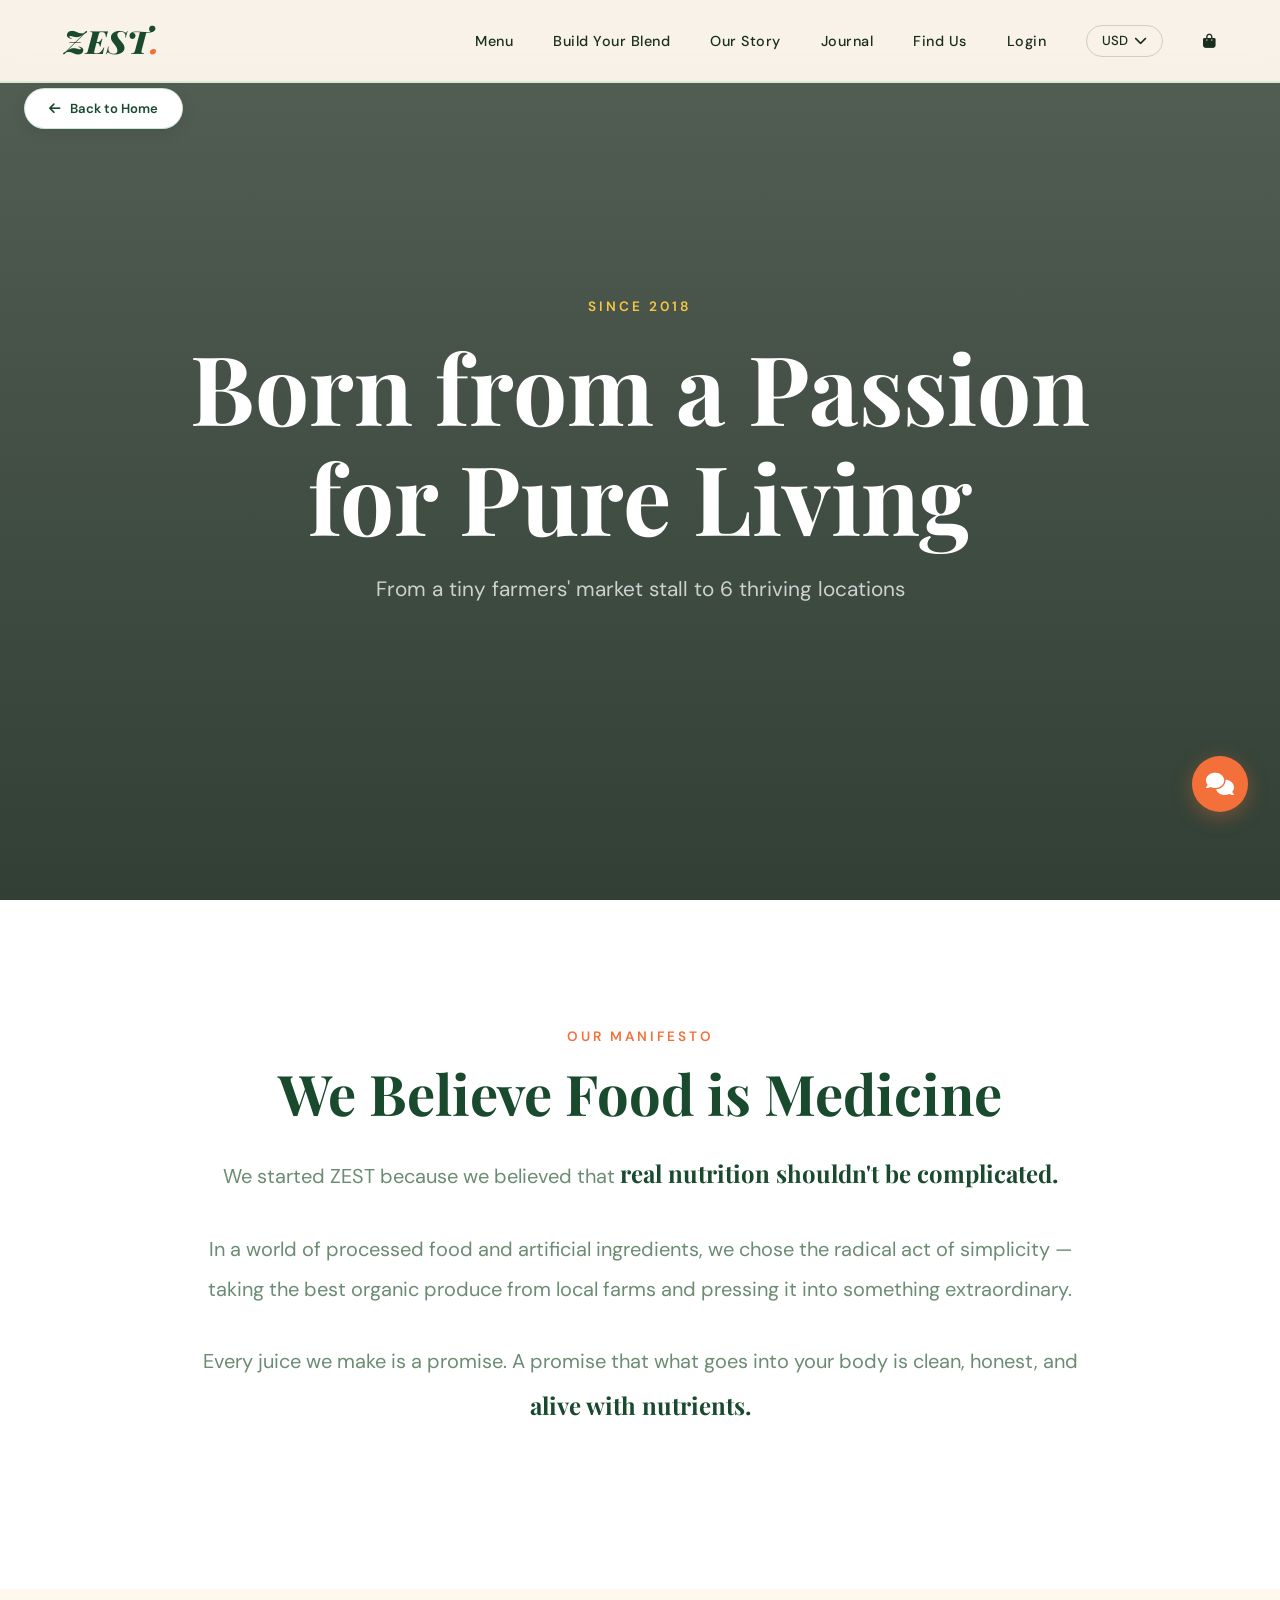
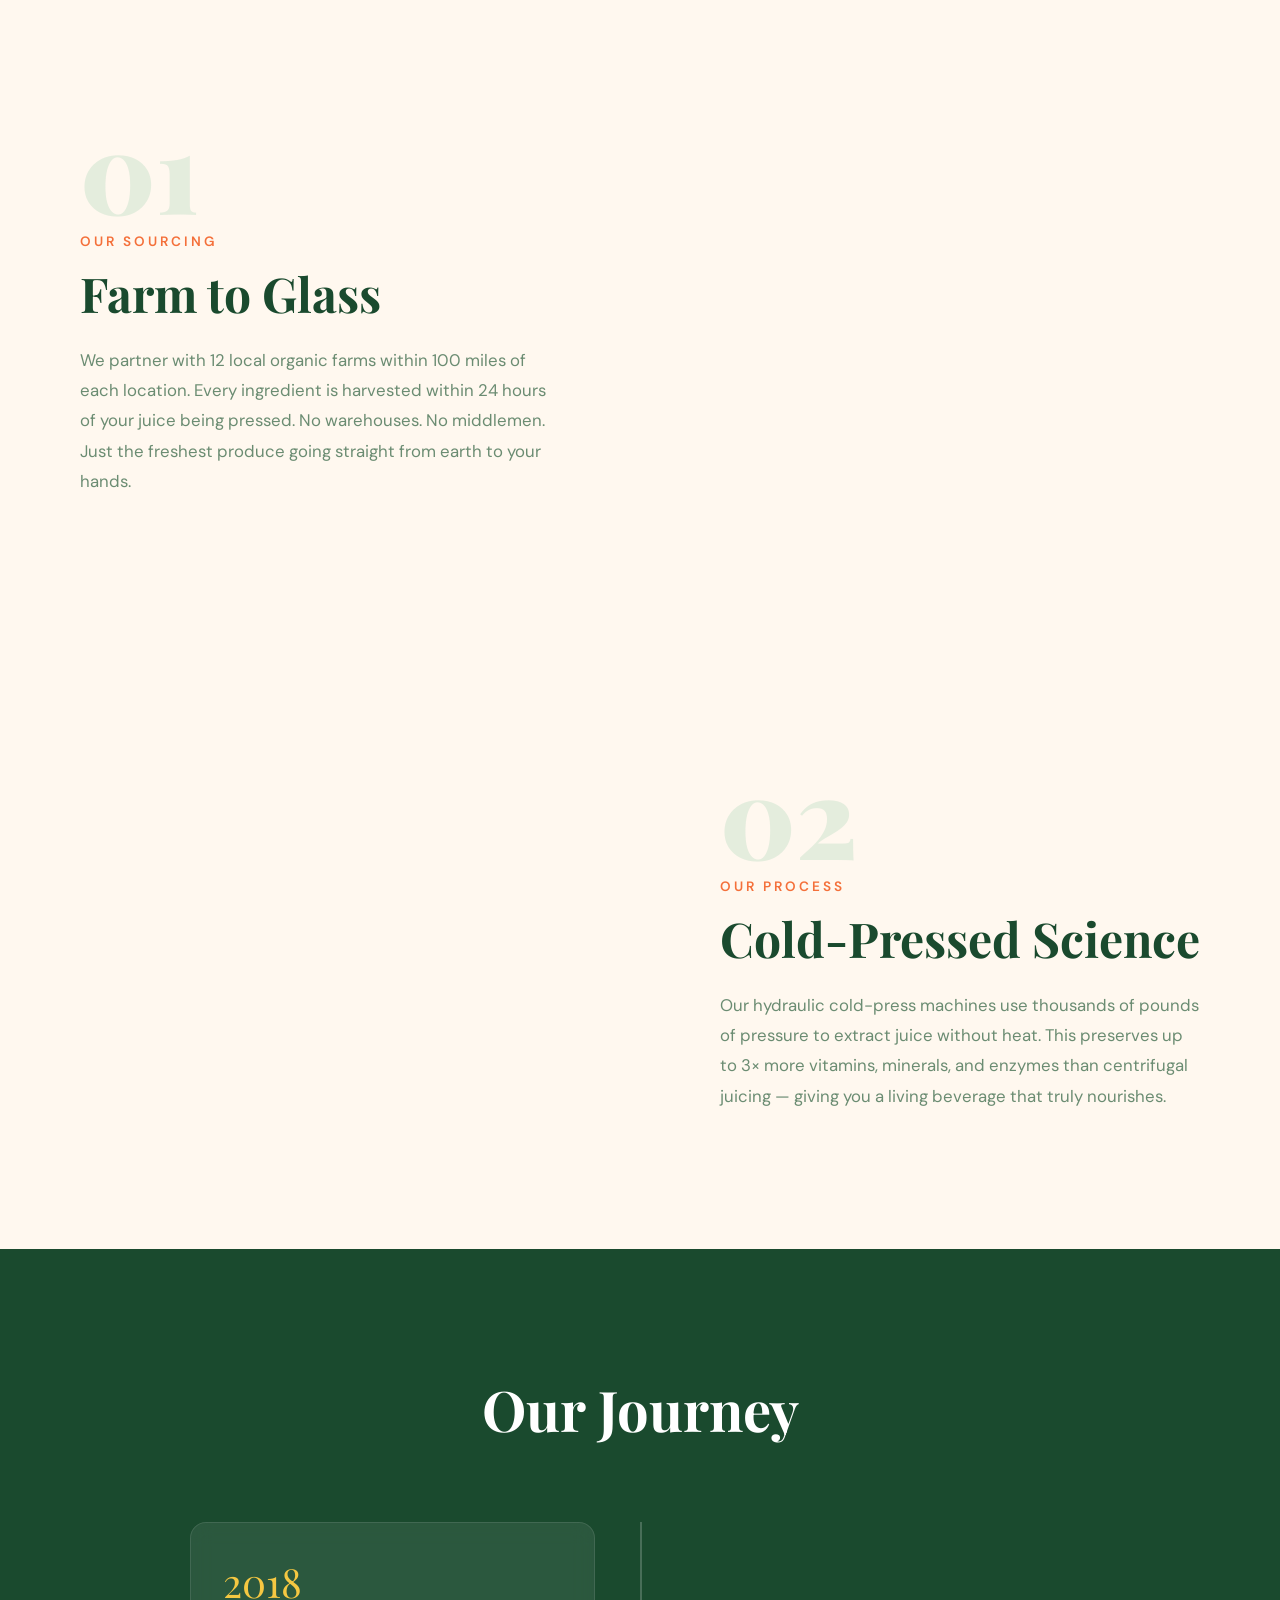
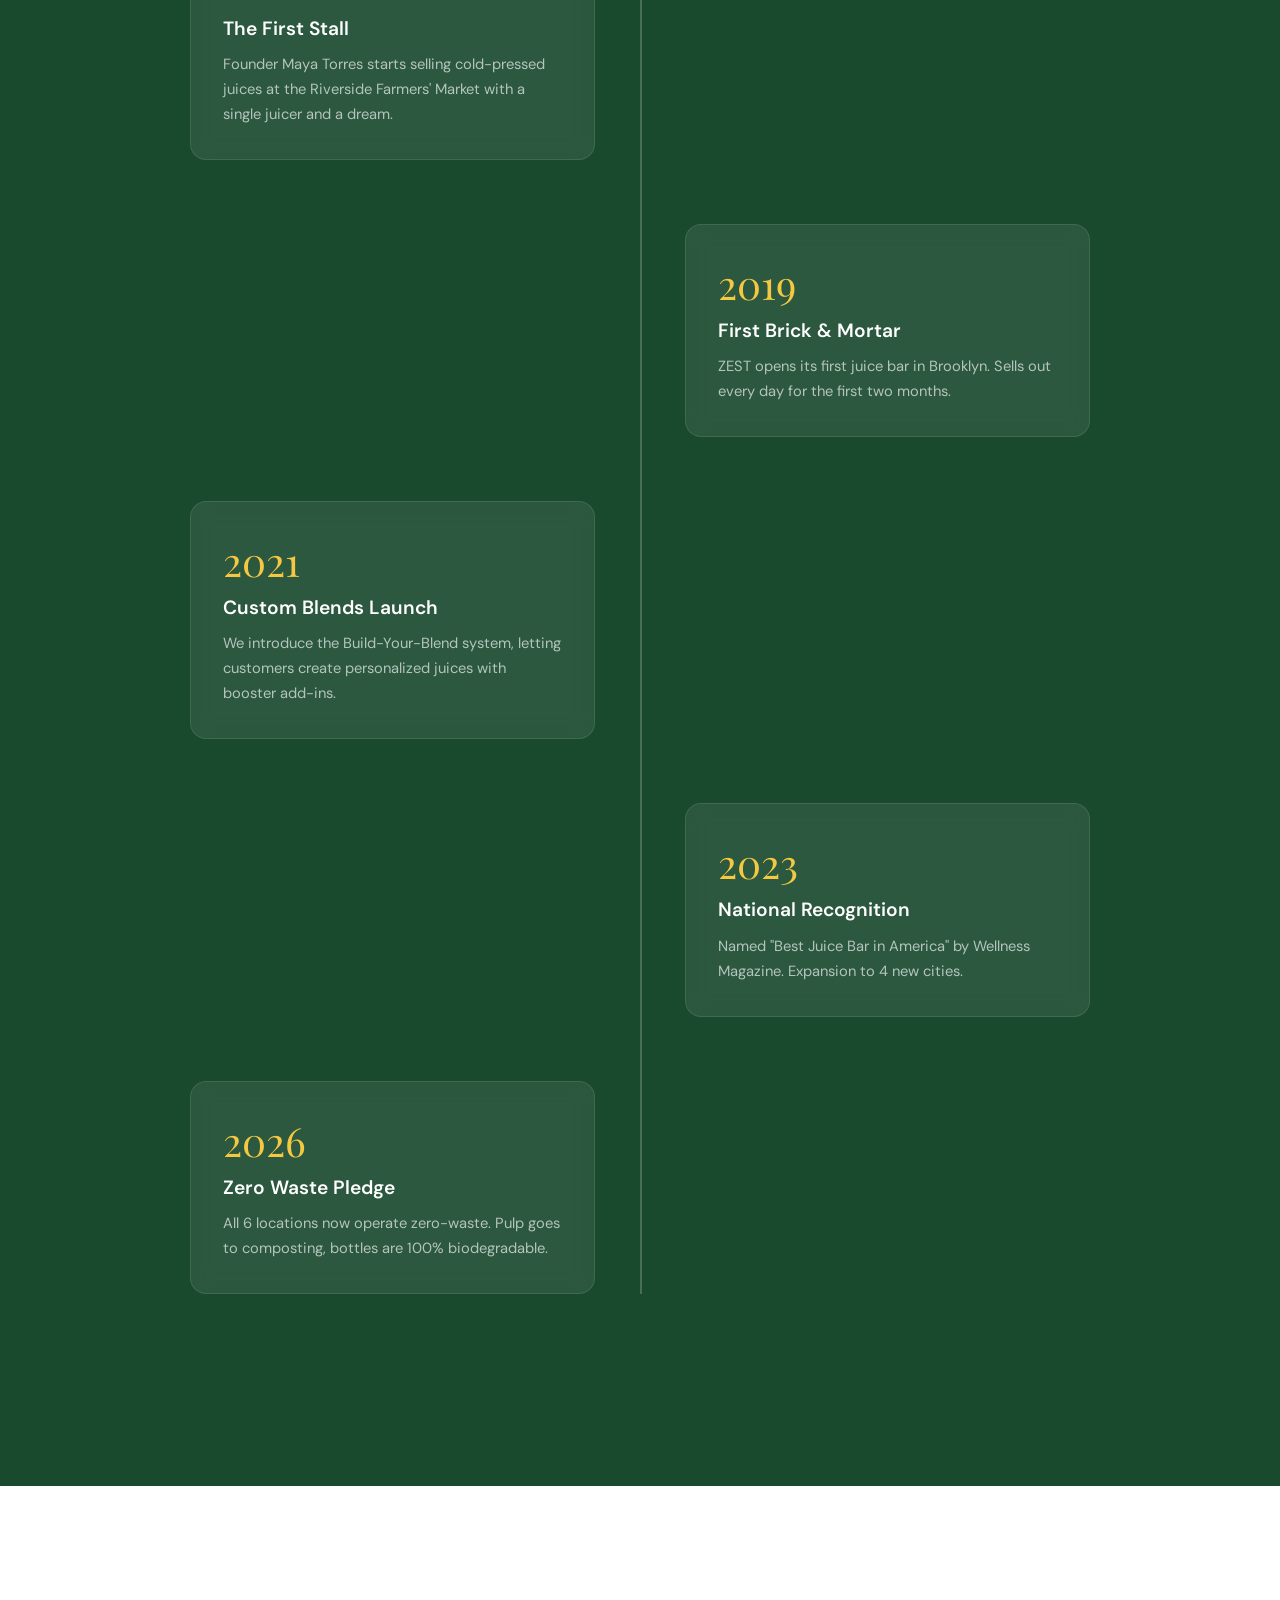
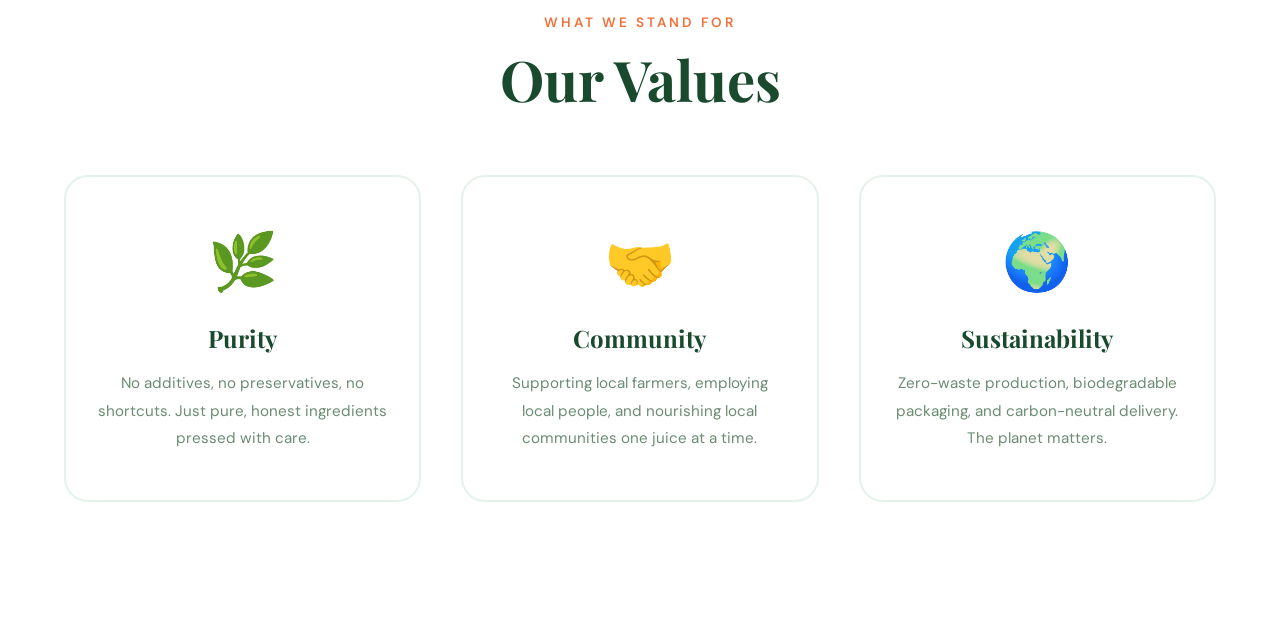
<file: files (1)/about.html>
<!DOCTYPE html>
<html lang="en">
<head>
    <meta charset="UTF-8">
    <meta name="viewport" content="width=device-width, initial-scale=1.0">
    <title>Our Story - ZEST Juice Bar</title>
    <link href="https://fonts.googleapis.com/css2?family=Playfair+Display:ital,wght@0,400;0,700;0,900;1,400&family=DM+Sans:wght@300;400;500;600&display=swap" rel="stylesheet">
    <link rel="stylesheet" href="https://cdnjs.cloudflare.com/ajax/libs/font-awesome/6.4.0/css/all.min.css">
    <link rel="stylesheet" href="common.css">
    <style>
        .about-hero {
            height: 100vh;
            position: relative;
            display: flex;
            align-items: center;
            justify-content: center;
            overflow: hidden;
        }
        .about-hero-bg {
            position: absolute;
            inset: 0;
            background: url('https://images.unsplash.com/photo-1615485500704-8e990f9900f7?w=1600&q=80') center/cover;
        }
        .about-hero-overlay {
            position: absolute;
            inset: 0;
            background: linear-gradient(to bottom, rgba(13,31,20,0.7), rgba(13,31,20,0.85));
        }
        .about-hero-content {
            position: relative;
            z-index: 10;
            text-align: center;
            padding: 0 2rem;
        }
        .about-hero-content .section-title { color: white; font-size: 6rem; }
        .about-hero-content p { color: rgba(255,255,255,0.75); font-size: 1.3rem; margin-top: 1rem; }

        .manifesto { padding: 8rem 5%; background: white; }
        .manifesto-inner {
            max-width: 900px;
            margin: 0 auto;
            text-align: center;
        }
        .manifesto-text {
            font-size: 1.25rem;
            line-height: 2;
            color: var(--text-muted);
            margin-bottom: 2rem;
        }
        .manifesto-text strong { color: var(--green-deep); font-size: 1.5rem; font-family: 'Playfair Display', serif; }

        .split-section {
            display: grid;
            grid-template-columns: 1fr 1fr;
            min-height: 70vh;
        }
        .split-img {
            background-size: cover;
            background-position: center;
        }
        .split-content {
            display: flex;
            align-items: center;
            padding: 5rem;
            background: var(--cream);
        }
        .chapter-num {
            font-family: 'Playfair Display', serif;
            font-size: 7rem;
            color: rgba(76,175,118,0.15);
            font-weight: 900;
            line-height: 1;
            margin-bottom: 0.5rem;
        }

        .timeline-section { padding: 8rem 5%; background: var(--green-deep); }
        .timeline-section .section-title { color: white; text-align: center; margin-bottom: 5rem; }
        .timeline { max-width: 900px; margin: 0 auto; position: relative; }
        .timeline::before {
            content: '';
            position: absolute;
            left: 50%;
            top: 0; bottom: 0;
            width: 2px;
            background: rgba(255,255,255,0.2);
        }
        .tl-item { display: flex; margin-bottom: 4rem; position: relative; }
        .tl-item:nth-child(even) { flex-direction: row-reverse; }
        .tl-content {
            width: 45%;
            padding: 2rem;
            background: rgba(255,255,255,0.08);
            border: 1px solid rgba(255,255,255,0.1);
            border-radius: 16px;
            backdrop-filter: blur(10px);
        }
        .tl-year {
            font-family: 'Playfair Display', serif;
            font-size: 2.5rem;
            color: var(--yellow);
            margin-bottom: 0.5rem;
        }
        .tl-title { font-size: 1.2rem; color: white; margin-bottom: 0.7rem; font-weight: 600; }
        .tl-text { color: rgba(255,255,255,0.65); line-height: 1.7; font-size: 0.92rem; }

        .values-section { padding: 8rem 5%; background: white; }
        .values-grid {
            max-width: 1200px;
            margin: 4rem auto 0;
            display: grid;
            grid-template-columns: repeat(3, 1fr);
            gap: 2.5rem;
        }
        .value-card {
            text-align: center;
            padding: 3rem 2rem;
            border-radius: 24px;
            border: 2px solid rgba(76,175,118,0.15);
            transition: all 0.3s;
        }
        .value-card:hover { border-color: var(--green-light); transform: translateY(-8px); box-shadow: 0 20px 50px rgba(76,175,118,0.1); }
        .value-emoji { font-size: 3.5rem; margin-bottom: 1.5rem; display: block; }
        .value-title { font-family: 'Playfair Display', serif; font-size: 1.5rem; color: var(--green-deep); margin-bottom: 1rem; }
        .value-text { color: var(--text-muted); line-height: 1.8; font-size: 0.95rem; }

        @media (max-width: 968px) {
            .about-hero-content .section-title { font-size: 3.5rem; }
            .split-section { grid-template-columns: 1fr; }
            .split-img { height: 50vh; }
            .split-content { padding: 3rem 2rem; }
            .timeline::before { left: 0; }
            .tl-item, .tl-item:nth-child(even) { flex-direction: column; }
            .tl-content { width: 100%; margin-left: 2rem; }
            .values-grid { grid-template-columns: 1fr; }
        }
    </style>
</head>
<body>
    <a href="index.html" class="back-to-home"><i class="fas fa-arrow-left"></i> Back to Home</a>
    <nav>
        <div class="nav-container">
            <a href="index.html" class="logo">ZEST<span>.</span></a>
            <ul class="nav-links">
                <li><a href="menu.html">Menu</a></li>
                <li><a href="customize.html">Build Your Blend</a></li>
                <li><a href="about.html">Our Story</a></li>
                <li><a href="blog.html">Journal</a></li>
                <li><a href="contact.html">Find Us</a></li>
                <li><a href="login.html" id="loginLink">Login</a></li>
                <li class="currency-selector">
                    <button class="currency-btn" id="currencyBtn"><span>USD</span><i class="fas fa-chevron-down"></i></button>
                    <div class="currency-dropdown" id="currencyDropdown"></div>
                </li>
                <li><a href="#" class="cart-icon"><i class="fas fa-shopping-bag"></i><span class="cart-count" id="cart-count">0</span></a></li>
            </ul>
            <div class="mobile-menu-toggle" onclick="ZEST.toggleMobileMenu()"><span></span><span></span><span></span></div>
        </div>
    </nav>

    <section class="about-hero">
        <div class="about-hero-bg"></div>
        <div class="about-hero-overlay"></div>
        <div class="about-hero-content">
            <div class="section-label" style="color: var(--yellow);">Since 2018</div>
            <h1 class="section-title">Born from a Passion<br>for Pure Living</h1>
            <p>From a tiny farmers' market stall to 6 thriving locations</p>
        </div>
    </section>

    <section class="manifesto">
        <div class="manifesto-inner">
            <div class="section-label">Our Manifesto</div>
            <h2 class="section-title">We Believe Food is Medicine</h2>
            <p class="manifesto-text">We started ZEST because we believed that <strong>real nutrition shouldn't be complicated.</strong></p>
            <p class="manifesto-text">In a world of processed food and artificial ingredients, we chose the radical act of simplicity — taking the best organic produce from local farms and pressing it into something extraordinary.</p>
            <p class="manifesto-text">Every juice we make is a promise. A promise that what goes into your body is clean, honest, and <strong>alive with nutrients.</strong></p>
        </div>
    </section>

    <div class="split-section">
        <div class="split-content">
            <div>
                <div class="chapter-num">01</div>
                <div class="section-label">Our Sourcing</div>
                <h2 class="section-title" style="font-size: 3rem;">Farm to Glass</h2>
                <p style="color: var(--text-muted); line-height: 1.8; font-size: 1.05rem;">We partner with 12 local organic farms within 100 miles of each location. Every ingredient is harvested within 24 hours of your juice being pressed. No warehouses. No middlemen. Just the freshest produce going straight from earth to your hands.</p>
            </div>
        </div>
        <div class="split-img" style="background-image: url('https://images.unsplash.com/photo-1560493676-04071c5f467b?w=1200&q=80');"></div>
    </div>

    <div class="split-section">
        <div class="split-img" style="background-image: url('https://images.unsplash.com/photo-1631209121750-a9f656d28f24?w=1200&q=80');"></div>
        <div class="split-content">
            <div>
                <div class="chapter-num">02</div>
                <div class="section-label">Our Process</div>
                <h2 class="section-title" style="font-size: 3rem;">Cold-Pressed Science</h2>
                <p style="color: var(--text-muted); line-height: 1.8; font-size: 1.05rem;">Our hydraulic cold-press machines use thousands of pounds of pressure to extract juice without heat. This preserves up to 3× more vitamins, minerals, and enzymes than centrifugal juicing — giving you a living beverage that truly nourishes.</p>
            </div>
        </div>
    </div>

    <section class="timeline-section">
        <h2 class="section-title">Our Journey</h2>
        <div class="timeline">
            <div class="tl-item reveal">
                <div class="tl-content">
                    <div class="tl-year">2018</div>
                    <h3 class="tl-title">The First Stall</h3>
                    <p class="tl-text">Founder Maya Torres starts selling cold-pressed juices at the Riverside Farmers' Market with a single juicer and a dream.</p>
                </div>
            </div>
            <div class="tl-item reveal">
                <div class="tl-content">
                    <div class="tl-year">2019</div>
                    <h3 class="tl-title">First Brick & Mortar</h3>
                    <p class="tl-text">ZEST opens its first juice bar in Brooklyn. Sells out every day for the first two months.</p>
                </div>
            </div>
            <div class="tl-item reveal">
                <div class="tl-content">
                    <div class="tl-year">2021</div>
                    <h3 class="tl-title">Custom Blends Launch</h3>
                    <p class="tl-text">We introduce the Build-Your-Blend system, letting customers create personalized juices with booster add-ins.</p>
                </div>
            </div>
            <div class="tl-item reveal">
                <div class="tl-content">
                    <div class="tl-year">2023</div>
                    <h3 class="tl-title">National Recognition</h3>
                    <p class="tl-text">Named "Best Juice Bar in America" by Wellness Magazine. Expansion to 4 new cities.</p>
                </div>
            </div>
            <div class="tl-item reveal">
                <div class="tl-content">
                    <div class="tl-year">2026</div>
                    <h3 class="tl-title">Zero Waste Pledge</h3>
                    <p class="tl-text">All 6 locations now operate zero-waste. Pulp goes to composting, bottles are 100% biodegradable.</p>
                </div>
            </div>
        </div>
    </section>

    <section class="values-section">
        <div style="text-align: center; max-width: 600px; margin: 0 auto;">
            <div class="section-label">What We Stand For</div>
            <h2 class="section-title">Our Values</h2>
        </div>
        <div class="values-grid">
            <div class="value-card reveal"><span class="value-emoji">🌿</span><h3 class="value-title">Purity</h3><p class="value-text">No additives, no preservatives, no shortcuts. Just pure, honest ingredients pressed with care.</p></div>
            <div class="value-card reveal"><span class="value-emoji">🤝</span><h3 class="value-title">Community</h3><p class="value-text">Supporting local farmers, employing local people, and nourishing local communities one juice at a time.</p></div>
            <div class="value-card reveal"><span class="value-emoji">🌍</span><h3 class="value-title">Sustainability</h3><p class="value-text">Zero-waste production, biodegradable packaging, and carbon-neutral delivery. The planet matters.</p></div>
        </div>
    </section>

    <style>
        .currency-selector { position: relative; }
        .currency-btn { background: transparent; border: 1.5px solid rgba(26,74,46,0.2); color: var(--text-dark); padding: 0.4rem 0.9rem; cursor: pointer; font-size: 0.82rem; font-weight: 500; border-radius: 50px; display: flex; align-items: center; gap: 0.4rem; transition: all 0.3s; font-family: 'DM Sans', sans-serif; }
        .currency-btn:hover { border-color: var(--green-mid); }
        .currency-dropdown { position: absolute; top: 100%; right: 0; margin-top: 0.5rem; background: white; border: 1px solid rgba(76,175,118,0.15); border-radius: 12px; min-width: 160px; display: none; box-shadow: 0 10px 30px rgba(0,0,0,0.1); overflow: hidden; }
        .currency-dropdown.active { display: block; }
        .currency-option { padding: 0.7rem 1rem; cursor: pointer; font-size: 0.85rem; color: var(--text-dark); transition: background 0.2s; }
        .currency-option:hover { background: var(--cream); }
    </style>
    <script src="common.js"></script>
</body>
</html>
</file>
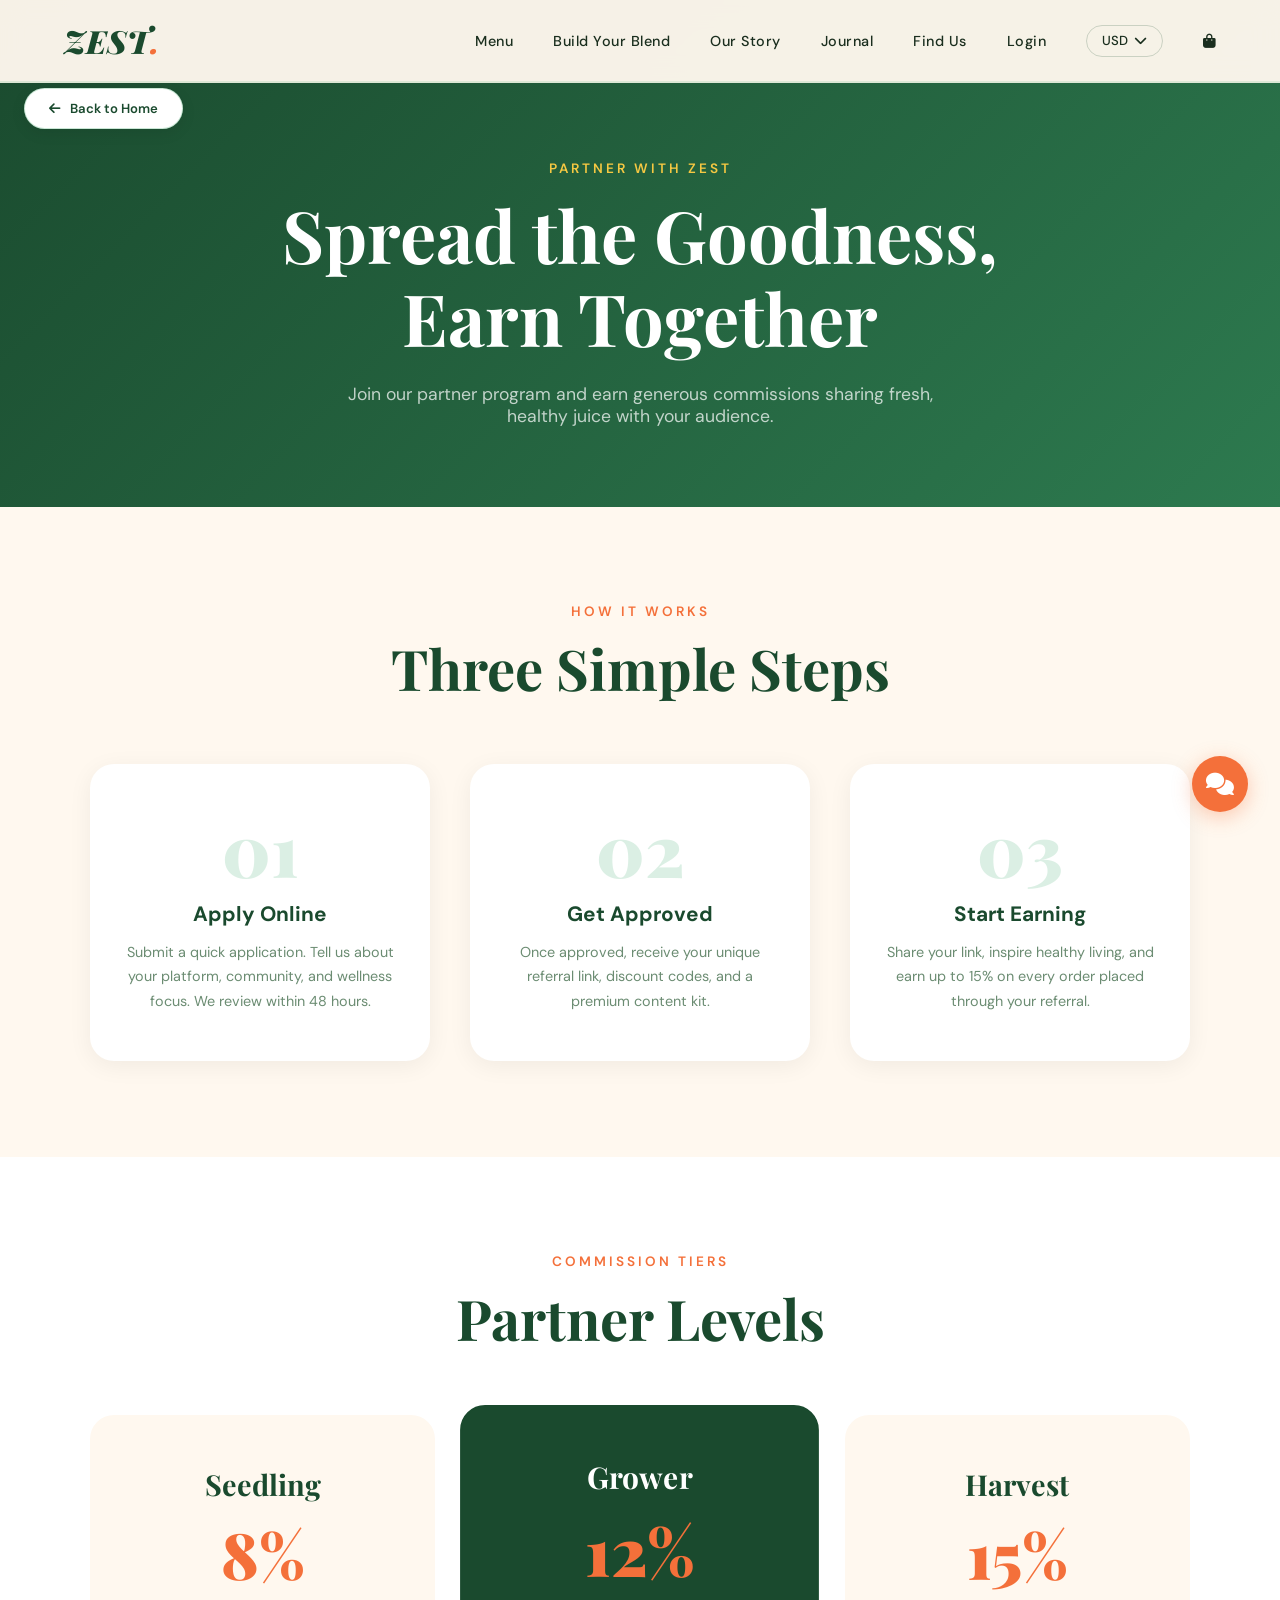
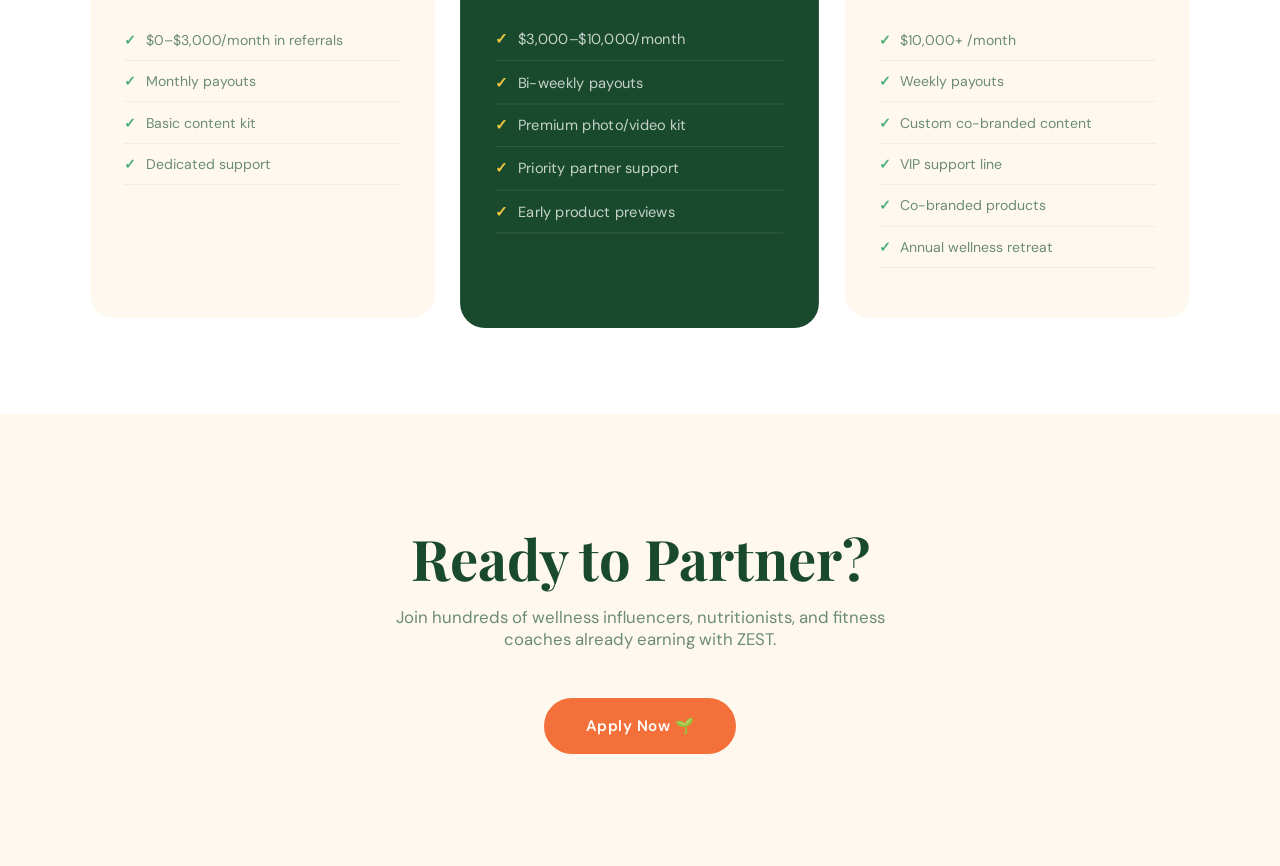
<file: files (1)/affiliate.html>
<!DOCTYPE html>
<html lang="en">
<head>
    <meta charset="UTF-8">
    <meta name="viewport" content="width=device-width, initial-scale=1.0">
    <title>Partner Program - ZEST Juice Bar</title>
    <link href="https://fonts.googleapis.com/css2?family=Playfair+Display:ital,wght@0,400;0,700;0,900;1,400&family=DM+Sans:wght@300;400;500;600&display=swap" rel="stylesheet">
    <link rel="stylesheet" href="https://cdnjs.cloudflare.com/ajax/libs/font-awesome/6.4.0/css/all.min.css">
    <link rel="stylesheet" href="common.css">
    <style>
        .affiliate-hero { padding: 10rem 5% 5rem; text-align: center; background: linear-gradient(135deg, var(--green-deep), var(--green-mid)); }
        .affiliate-hero .section-title { color: white; font-size: 4.5rem; }
        .affiliate-hero p { color: rgba(255,255,255,0.72); font-size: 1.1rem; margin-top: 1rem; max-width: 600px; margin-left: auto; margin-right: auto; }

        .steps-section { padding: 6rem 5%; background: var(--cream); }
        .steps-grid { max-width: 1100px; margin: 4rem auto 0; display: grid; grid-template-columns: repeat(3, 1fr); gap: 2.5rem; }
        .step-card { text-align: center; padding: 3rem 2rem; background: white; border-radius: 24px; box-shadow: 0 5px 25px rgba(0,0,0,0.06); }
        .step-num { font-family: 'Playfair Display', serif; font-size: 4.5rem; color: rgba(76,175,118,0.2); font-weight: 900; margin-bottom: 1rem; line-height: 1; }
        .step-title { font-size: 1.3rem; font-weight: 700; color: var(--green-deep); margin-bottom: 0.8rem; }
        .step-text { font-size: 0.9rem; color: var(--text-muted); line-height: 1.7; }

        .tiers-section { padding: 6rem 5%; background: white; }
        .tiers-section .section-title { text-align: center; }
        .tiers-grid { max-width: 1100px; margin: 4rem auto 0; display: grid; grid-template-columns: repeat(3, 1fr); gap: 2rem; }
        .tier-card { background: var(--cream); border-radius: 24px; padding: 3rem 2rem; text-align: center; border: 2px solid transparent; transition: all 0.3s; }
        .tier-card.featured { background: var(--green-deep); border-color: var(--green-deep); transform: scale(1.04); }
        .tier-card:hover { border-color: var(--green-light); transform: translateY(-8px); }
        .tier-card.featured:hover { border-color: var(--green-mid); }
        .tier-name { font-family: 'Playfair Display', serif; font-size: 1.8rem; color: var(--green-deep); margin-bottom: 0.5rem; }
        .tier-card.featured .tier-name { color: white; }
        .tier-pct { font-family: 'Playfair Display', serif; font-size: 4rem; font-weight: 900; color: var(--orange); margin-bottom: 1.5rem; }
        .tier-features { list-style: none; text-align: left; }
        .tier-features li { padding: 0.7rem 0; border-bottom: 1px solid rgba(76,175,118,0.1); color: var(--text-muted); font-size: 0.88rem; display: flex; gap: 0.6rem; align-items: flex-start; }
        .tier-card.featured .tier-features li { color: rgba(255,255,255,0.75); border-color: rgba(255,255,255,0.1); }
        .tier-features li::before { content: '✓'; color: var(--green-light); font-weight: 700; flex-shrink: 0; }
        .tier-card.featured .tier-features li::before { color: var(--yellow); }

        .cta-section { padding: 7rem 5%; text-align: center; background: var(--cream); }
        .cta-section .section-title { margin-bottom: 1rem; }
        .cta-section p { color: var(--text-muted); font-size: 1.05rem; max-width: 550px; margin: 0 auto 3rem; }

        @media (max-width: 968px) {
            .steps-grid, .tiers-grid { grid-template-columns: 1fr; }
            .affiliate-hero .section-title { font-size: 3rem; }
            .tier-card.featured { transform: none; }
        }
    </style>
</head>
<body>
    <a href="index.html" class="back-to-home"><i class="fas fa-arrow-left"></i> Back to Home</a>
    <nav>
        <div class="nav-container">
            <a href="index.html" class="logo">ZEST<span>.</span></a>
            <ul class="nav-links">
                <li><a href="menu.html">Menu</a></li>
                <li><a href="customize.html">Build Your Blend</a></li>
                <li><a href="about.html">Our Story</a></li>
                <li><a href="blog.html">Journal</a></li>
                <li><a href="contact.html">Find Us</a></li>
                <li><a href="login.html" id="loginLink">Login</a></li>
                <li class="currency-selector">
                    <button class="currency-btn" id="currencyBtn"><span>USD</span><i class="fas fa-chevron-down"></i></button>
                    <div class="currency-dropdown" id="currencyDropdown"></div>
                </li>
                <li><a href="#" class="cart-icon"><i class="fas fa-shopping-bag"></i><span class="cart-count" id="cart-count">0</span></a></li>
            </ul>
            <div class="mobile-menu-toggle" onclick="ZEST.toggleMobileMenu()"><span></span><span></span><span></span></div>
        </div>
    </nav>

    <section class="affiliate-hero">
        <div class="section-label" style="color: var(--yellow);">Partner With ZEST</div>
        <h1 class="section-title">Spread the Goodness,<br>Earn Together</h1>
        <p>Join our partner program and earn generous commissions sharing fresh, healthy juice with your audience.</p>
    </section>

    <section class="steps-section">
        <div style="text-align: center;">
            <div class="section-label">How It Works</div>
            <h2 class="section-title">Three Simple Steps</h2>
        </div>
        <div class="steps-grid">
            <div class="step-card reveal">
                <div class="step-num">01</div>
                <h3 class="step-title">Apply Online</h3>
                <p class="step-text">Submit a quick application. Tell us about your platform, community, and wellness focus. We review within 48 hours.</p>
            </div>
            <div class="step-card reveal">
                <div class="step-num">02</div>
                <h3 class="step-title">Get Approved</h3>
                <p class="step-text">Once approved, receive your unique referral link, discount codes, and a premium content kit.</p>
            </div>
            <div class="step-card reveal">
                <div class="step-num">03</div>
                <h3 class="step-title">Start Earning</h3>
                <p class="step-text">Share your link, inspire healthy living, and earn up to 15% on every order placed through your referral.</p>
            </div>
        </div>
    </section>

    <section class="tiers-section">
        <div class="section-label" style="text-align:center;">Commission Tiers</div>
        <h2 class="section-title">Partner Levels</h2>
        <div class="tiers-grid">
            <div class="tier-card reveal">
                <h3 class="tier-name">Seedling</h3>
                <div class="tier-pct">8%</div>
                <ul class="tier-features">
                    <li>$0–$3,000/month in referrals</li>
                    <li>Monthly payouts</li>
                    <li>Basic content kit</li>
                    <li>Dedicated support</li>
                </ul>
            </div>
            <div class="tier-card featured reveal">
                <h3 class="tier-name">Grower</h3>
                <div class="tier-pct">12%</div>
                <ul class="tier-features">
                    <li>$3,000–$10,000/month</li>
                    <li>Bi-weekly payouts</li>
                    <li>Premium photo/video kit</li>
                    <li>Priority partner support</li>
                    <li>Early product previews</li>
                </ul>
            </div>
            <div class="tier-card reveal">
                <h3 class="tier-name">Harvest</h3>
                <div class="tier-pct">15%</div>
                <ul class="tier-features">
                    <li>$10,000+ /month</li>
                    <li>Weekly payouts</li>
                    <li>Custom co-branded content</li>
                    <li>VIP support line</li>
                    <li>Co-branded products</li>
                    <li>Annual wellness retreat</li>
                </ul>
            </div>
        </div>
    </section>

    <section class="cta-section">
        <h2 class="section-title">Ready to Partner?</h2>
        <p>Join hundreds of wellness influencers, nutritionists, and fitness coaches already earning with ZEST.</p>
        <a href="#" class="btn-primary" onclick="alert('Partner application coming soon! Email partners@zestjuicebar.com to get started.')">Apply Now 🌱</a>
    </section>
    <style>
        .currency-selector { position: relative; }
        .currency-btn { background: transparent; border: 1.5px solid rgba(26,74,46,0.2); color: var(--text-dark); padding: 0.4rem 0.9rem; cursor: pointer; font-size: 0.82rem; font-weight: 500; border-radius: 50px; display: flex; align-items: center; gap: 0.4rem; transition: all 0.3s; font-family: 'DM Sans', sans-serif; }
        .currency-btn:hover { border-color: var(--green-mid); }
        .currency-dropdown { position: absolute; top: 100%; right: 0; margin-top: 0.5rem; background: white; border: 1px solid rgba(76,175,118,0.15); border-radius: 12px; min-width: 160px; display: none; box-shadow: 0 10px 30px rgba(0,0,0,0.1); overflow: hidden; }
        .currency-dropdown.active { display: block; }
        .currency-option { padding: 0.7rem 1rem; cursor: pointer; font-size: 0.85rem; color: var(--text-dark); transition: background 0.2s; }
        .currency-option:hover { background: var(--cream); }
    </style>
    <script src="common.js"></script>
</body>
</html>
</file>
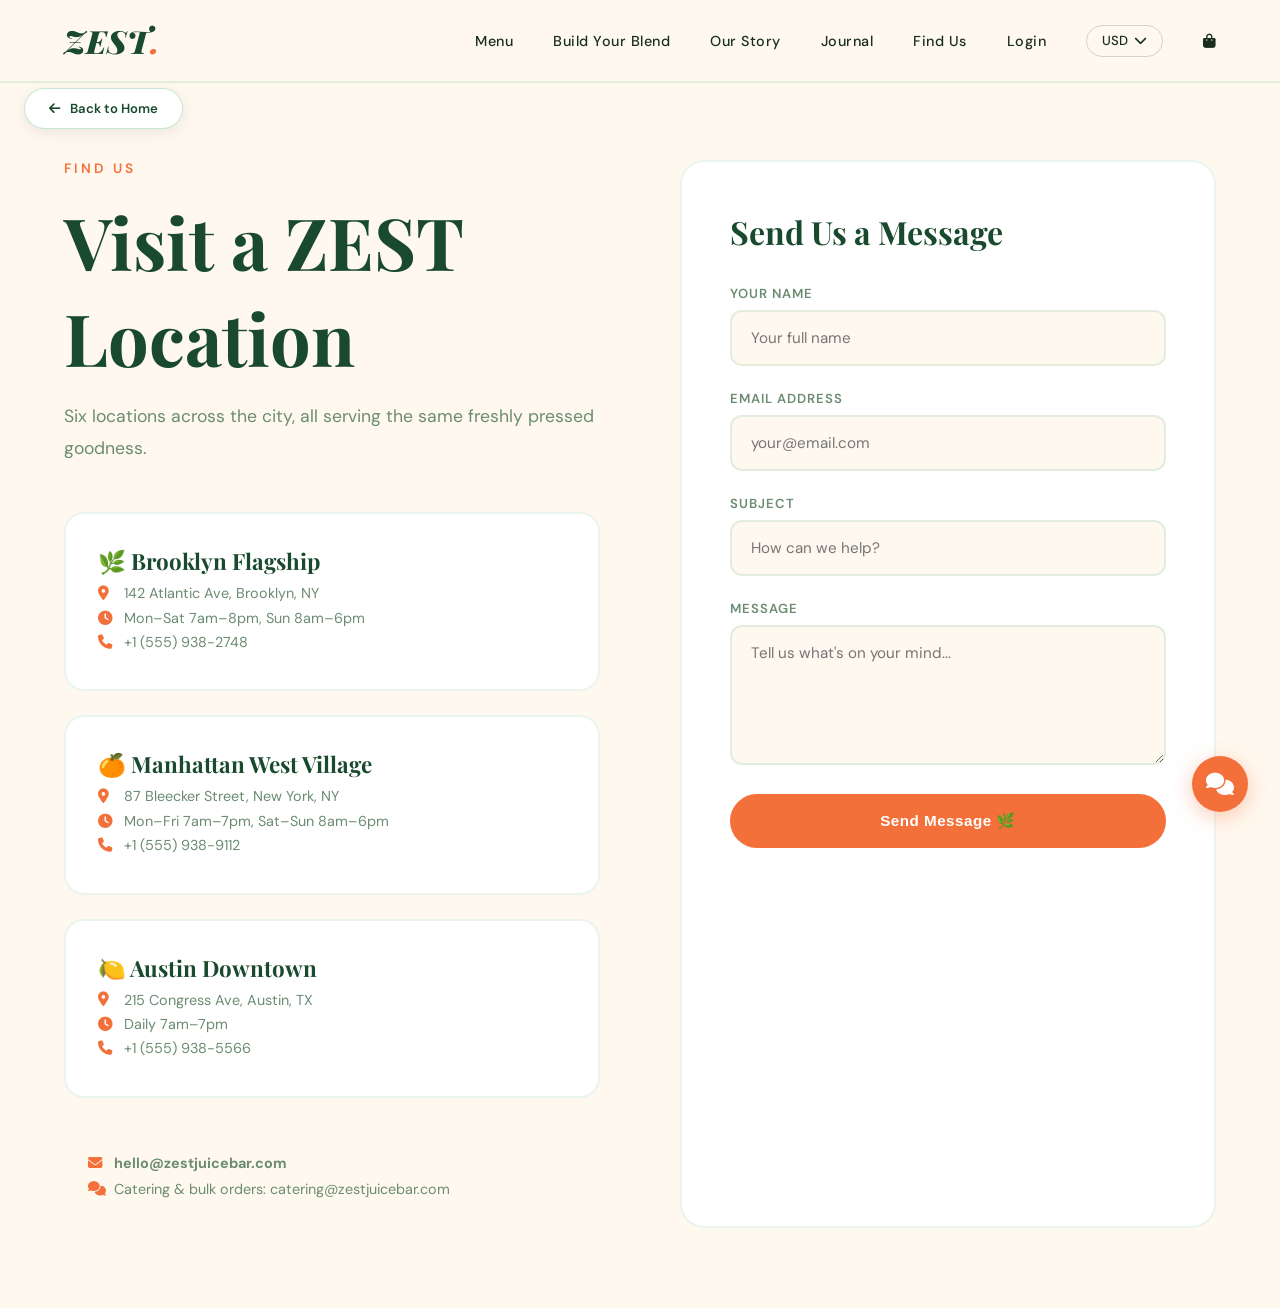
<file: files (1)/contact.html>
<!DOCTYPE html>
<html lang="en">
<head>
    <meta charset="UTF-8">
    <meta name="viewport" content="width=device-width, initial-scale=1.0">
    <title>Find Us - ZEST Juice Bar</title>
    <link href="https://fonts.googleapis.com/css2?family=Playfair+Display:ital,wght@0,400;0,700;0,900;1,400&family=DM+Sans:wght@300;400;500;600&display=swap" rel="stylesheet">
    <link rel="stylesheet" href="https://cdnjs.cloudflare.com/ajax/libs/font-awesome/6.4.0/css/all.min.css">
    <link rel="stylesheet" href="common.css">
    <style>
        .contact-page { padding: 10rem 5% 5rem; max-width: 1400px; margin: 0 auto; }
        .contact-grid { display: grid; grid-template-columns: 1fr 1fr; gap: 5rem; }
        .page-title { font-family: 'Playfair Display', serif; font-size: 4.5rem; color: var(--green-deep); margin-bottom: 1rem; }
        .page-sub { color: var(--text-muted); font-size: 1.1rem; line-height: 1.8; margin-bottom: 3rem; }

        .location-card { background: white; border-radius: 20px; padding: 2rem; margin-bottom: 1.5rem; border: 2px solid rgba(76,175,118,0.12); transition: all 0.3s; }
        .location-card:hover { border-color: var(--green-light); transform: translateY(-4px); box-shadow: 0 15px 40px rgba(76,175,118,0.1); }
        .location-name { font-family: 'Playfair Display', serif; font-size: 1.4rem; color: var(--green-deep); margin-bottom: 0.5rem; }
        .location-detail { font-size: 0.9rem; color: var(--text-muted); display: flex; align-items: center; gap: 0.6rem; margin-bottom: 0.4rem; }
        .location-detail i { color: var(--orange); width: 16px; }

        .contact-form { background: white; border-radius: 24px; padding: 3rem; border: 2px solid rgba(76,175,118,0.12); }
        .form-title { font-family: 'Playfair Display', serif; font-size: 2rem; color: var(--green-deep); margin-bottom: 2rem; }
        .form-group { margin-bottom: 1.5rem; }
        .form-label { display: block; font-size: 0.82rem; font-weight: 600; color: var(--text-muted); text-transform: uppercase; letter-spacing: 1px; margin-bottom: 0.5rem; }
        .form-input, .form-textarea { width: 100%; padding: 1rem 1.2rem; border: 2px solid rgba(76,175,118,0.15); border-radius: 12px; font-family: 'DM Sans', sans-serif; font-size: 0.95rem; color: var(--text-dark); background: var(--cream); transition: border-color 0.3s; }
        .form-input:focus, .form-textarea:focus { outline: none; border-color: var(--green-light); }
        .form-textarea { min-height: 140px; resize: vertical; }

        @media (max-width: 968px) { .contact-grid { grid-template-columns: 1fr; } .page-title { font-size: 3rem; } }
    </style>
</head>
<body>
    <a href="index.html" class="back-to-home"><i class="fas fa-arrow-left"></i> Back to Home</a>
    <nav>
        <div class="nav-container">
            <a href="index.html" class="logo">ZEST<span>.</span></a>
            <ul class="nav-links">
                <li><a href="menu.html">Menu</a></li>
                <li><a href="customize.html">Build Your Blend</a></li>
                <li><a href="about.html">Our Story</a></li>
                <li><a href="blog.html">Journal</a></li>
                <li><a href="contact.html">Find Us</a></li>
                <li><a href="login.html" id="loginLink">Login</a></li>
                <li class="currency-selector">
                    <button class="currency-btn" id="currencyBtn"><span>USD</span><i class="fas fa-chevron-down"></i></button>
                    <div class="currency-dropdown" id="currencyDropdown"></div>
                </li>
                <li><a href="#" class="cart-icon"><i class="fas fa-shopping-bag"></i><span class="cart-count" id="cart-count">0</span></a></li>
            </ul>
            <div class="mobile-menu-toggle" onclick="ZEST.toggleMobileMenu()"><span></span><span></span><span></span></div>
        </div>
    </nav>

    <div class="contact-page">
        <div class="contact-grid">
            <div>
                <div class="section-label">Find Us</div>
                <h1 class="page-title">Visit a ZEST Location</h1>
                <p class="page-sub">Six locations across the city, all serving the same freshly pressed goodness.</p>

                <div class="location-card">
                    <h3 class="location-name">🌿 Brooklyn Flagship</h3>
                    <div class="location-detail"><i class="fas fa-map-marker-alt"></i> 142 Atlantic Ave, Brooklyn, NY</div>
                    <div class="location-detail"><i class="fas fa-clock"></i> Mon–Sat 7am–8pm, Sun 8am–6pm</div>
                    <div class="location-detail"><i class="fas fa-phone"></i> +1 (555) 938-2748</div>
                </div>
                <div class="location-card">
                    <h3 class="location-name">🍊 Manhattan West Village</h3>
                    <div class="location-detail"><i class="fas fa-map-marker-alt"></i> 87 Bleecker Street, New York, NY</div>
                    <div class="location-detail"><i class="fas fa-clock"></i> Mon–Fri 7am–7pm, Sat–Sun 8am–6pm</div>
                    <div class="location-detail"><i class="fas fa-phone"></i> +1 (555) 938-9112</div>
                </div>
                <div class="location-card">
                    <h3 class="location-name">🍋 Austin Downtown</h3>
                    <div class="location-detail"><i class="fas fa-map-marker-alt"></i> 215 Congress Ave, Austin, TX</div>
                    <div class="location-detail"><i class="fas fa-clock"></i> Daily 7am–7pm</div>
                    <div class="location-detail"><i class="fas fa-phone"></i> +1 (555) 938-5566</div>
                </div>

                <div style="margin-top: 2rem; padding: 1.5rem; background: var(--cream); border-radius: 16px;">
                    <div class="location-detail"><i class="fas fa-envelope"></i> <strong>hello@zestjuicebar.com</strong></div>
                    <div class="location-detail" style="margin-top: 0.5rem;"><i class="fas fa-comments"></i> Catering & bulk orders: catering@zestjuicebar.com</div>
                </div>
            </div>

            <div class="contact-form">
                <h2 class="form-title">Send Us a Message</h2>
                <form onsubmit="event.preventDefault(); alert('Message sent! We\'ll get back to you within 24 hours. 🍊'); this.reset();">
                    <div class="form-group">
                        <label class="form-label">Your Name</label>
                        <input type="text" class="form-input" placeholder="Your full name" required>
                    </div>
                    <div class="form-group">
                        <label class="form-label">Email Address</label>
                        <input type="email" class="form-input" placeholder="your@email.com" required>
                    </div>
                    <div class="form-group">
                        <label class="form-label">Subject</label>
                        <input type="text" class="form-input" placeholder="How can we help?">
                    </div>
                    <div class="form-group">
                        <label class="form-label">Message</label>
                        <textarea class="form-textarea" placeholder="Tell us what's on your mind..." required></textarea>
                    </div>
                    <button type="submit" class="btn-primary" style="width: 100%; text-align: center; justify-content: center;">Send Message 🌿</button>
                </form>
            </div>
        </div>
    </div>
    <style>
        .currency-selector { position: relative; }
        .currency-btn { background: transparent; border: 1.5px solid rgba(26,74,46,0.2); color: var(--text-dark); padding: 0.4rem 0.9rem; cursor: pointer; font-size: 0.82rem; font-weight: 500; border-radius: 50px; display: flex; align-items: center; gap: 0.4rem; transition: all 0.3s; font-family: 'DM Sans', sans-serif; }
        .currency-btn:hover { border-color: var(--green-mid); }
        .currency-dropdown { position: absolute; top: 100%; right: 0; margin-top: 0.5rem; background: white; border: 1px solid rgba(76,175,118,0.15); border-radius: 12px; min-width: 160px; display: none; box-shadow: 0 10px 30px rgba(0,0,0,0.1); overflow: hidden; }
        .currency-dropdown.active { display: block; }
        .currency-option { padding: 0.7rem 1rem; cursor: pointer; font-size: 0.85rem; color: var(--text-dark); transition: background 0.2s; }
        .currency-option:hover { background: var(--cream); }
    </style>
    <script src="common.js"></script>
</body>
</html>
</file>
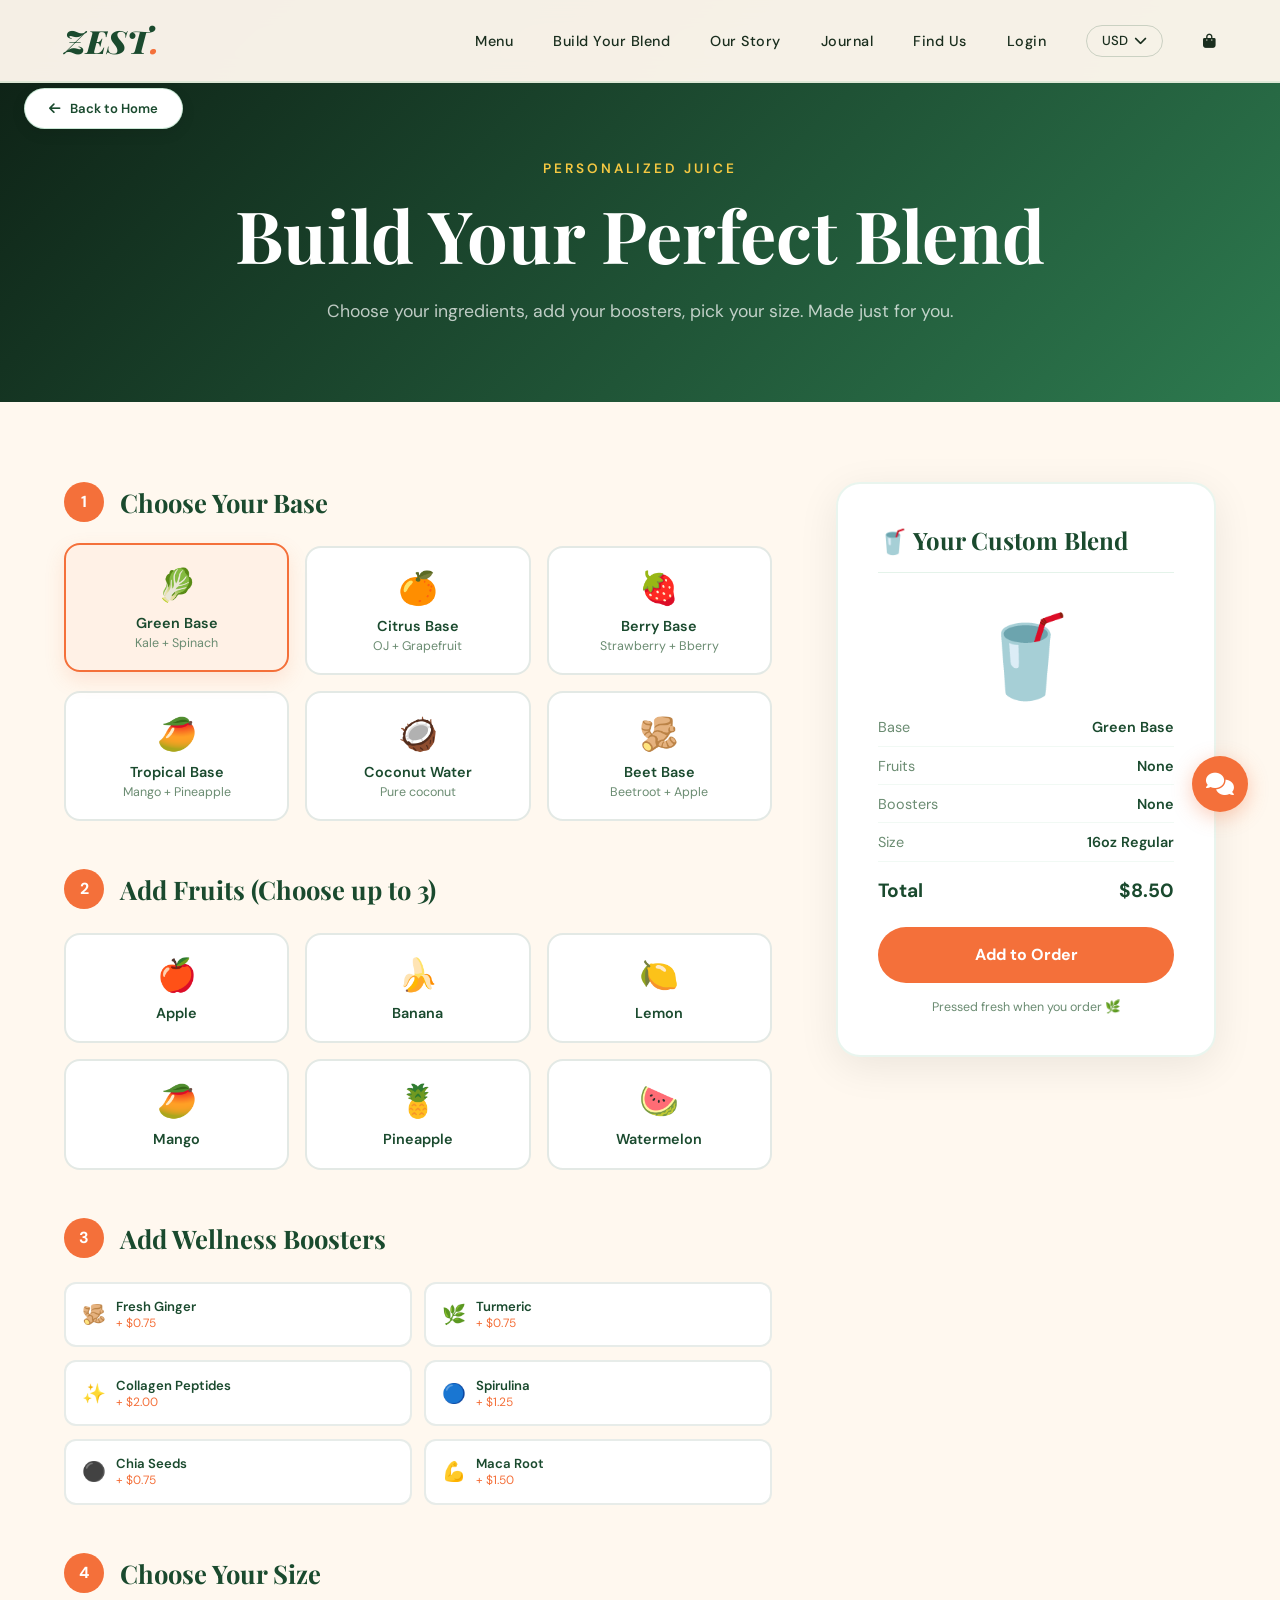
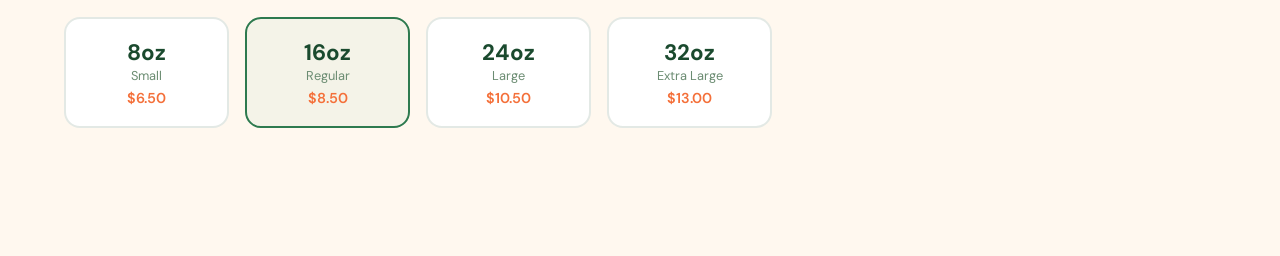
<file: files (1)/customize.html>
<!DOCTYPE html>
<html lang="en">
<head>
    <meta charset="UTF-8">
    <meta name="viewport" content="width=device-width, initial-scale=1.0">
    <title>Build Your Blend - ZEST Juice Bar</title>
    <link href="https://fonts.googleapis.com/css2?family=Playfair+Display:ital,wght@0,400;0,700;0,900;1,400&family=DM+Sans:wght@300;400;500;600&display=swap" rel="stylesheet">
    <link rel="stylesheet" href="https://cdnjs.cloudflare.com/ajax/libs/font-awesome/6.4.0/css/all.min.css">
    <link rel="stylesheet" href="common.css">
    <style>
        .customize-hero {
            padding: 10rem 5% 5rem;
            background: linear-gradient(135deg, #0D1F14, #2D7A4F);
            text-align: center;
        }
        .customize-hero .section-title { color: white; font-size: 4.5rem; }
        .customize-hero p { color: rgba(255,255,255,0.72); font-size: 1.1rem; margin-top: 1rem; }

        .builder-section {
            padding: 5rem 5%;
            background: var(--cream);
        }
        .builder-inner {
            max-width: 1300px;
            margin: 0 auto;
            display: grid;
            grid-template-columns: 1fr 380px;
            gap: 4rem;
            align-items: start;
        }

        .step-section { margin-bottom: 3rem; }

        .step-header {
            display: flex;
            align-items: center;
            gap: 1rem;
            margin-bottom: 1.5rem;
        }

        .step-num {
            width: 40px; height: 40px;
            border-radius: 50%;
            background: var(--orange);
            color: white;
            display: flex;
            align-items: center;
            justify-content: center;
            font-weight: 700;
            font-size: 1rem;
            flex-shrink: 0;
        }

        .step-title {
            font-family: 'Playfair Display', serif;
            font-size: 1.6rem;
            color: var(--green-deep);
        }

        .options-grid {
            display: grid;
            grid-template-columns: repeat(3, 1fr);
            gap: 1rem;
        }

        .option-btn {
            padding: 1.2rem 1rem;
            border-radius: 16px;
            border: 2px solid rgba(26,74,46,0.12);
            background: white;
            cursor: pointer;
            text-align: center;
            transition: all 0.25s;
            font-family: 'DM Sans', sans-serif;
        }

        .option-btn:hover, .option-btn.selected {
            border-color: var(--orange);
            background: rgba(244,112,58,0.05);
            transform: translateY(-3px);
            box-shadow: 0 8px 20px rgba(244,112,58,0.15);
        }

        .option-emoji { font-size: 2rem; display: block; margin-bottom: 0.5rem; }
        .option-name { font-weight: 600; color: var(--green-deep); font-size: 0.9rem; }
        .option-cal { font-size: 0.78rem; color: var(--text-muted); margin-top: 0.2rem; }

        .size-btns { display: flex; gap: 1rem; }
        .size-btn {
            flex: 1;
            padding: 1.2rem;
            border-radius: 16px;
            border: 2px solid rgba(26,74,46,0.12);
            background: white;
            cursor: pointer;
            text-align: center;
            transition: all 0.25s;
            font-family: 'DM Sans', sans-serif;
        }
        .size-btn:hover, .size-btn.selected {
            border-color: var(--green-mid);
            background: rgba(76,175,118,0.06);
        }
        .size-oz { font-size: 1.4rem; font-weight: 700; color: var(--green-deep); }
        .size-lbl { font-size: 0.8rem; color: var(--text-muted); }
        .size-price { font-size: 0.9rem; font-weight: 600; color: var(--orange); margin-top: 0.3rem; }

        /* Summary Panel */
        .summary-panel {
            background: white;
            border-radius: 24px;
            padding: 2.5rem;
            position: sticky;
            top: 7rem;
            box-shadow: 0 10px 40px rgba(0,0,0,0.08);
            border: 2px solid rgba(76,175,118,0.12);
        }

        .summary-title {
            font-family: 'Playfair Display', serif;
            font-size: 1.5rem;
            color: var(--green-deep);
            margin-bottom: 2rem;
            padding-bottom: 1rem;
            border-bottom: 1px solid rgba(76,175,118,0.15);
        }

        .cup-visual {
            width: 120px;
            height: 160px;
            margin: 0 auto 2rem;
            position: relative;
            display: flex;
            align-items: center;
            justify-content: center;
        }

        .cup-fill {
            width: 80px;
            height: 100px;
            border-radius: 0 0 20px 20px;
            background: linear-gradient(to bottom, #4CAF76, #2D7A4F);
            position: relative;
            overflow: hidden;
            transition: background 0.5s;
        }

        .cup-fill::before {
            content: '';
            position: absolute;
            top: -10px; left: 0; right: 0;
            height: 20px;
            border-radius: 50%;
            background: rgba(255,255,255,0.3);
        }

        .cup-icon { font-size: 5rem; text-align: center; }

        .summary-line {
            display: flex;
            justify-content: space-between;
            padding: 0.6rem 0;
            border-bottom: 1px solid rgba(76,175,118,0.08);
            font-size: 0.9rem;
        }
        .summary-line span:first-child { color: var(--text-muted); }
        .summary-line span:last-child { color: var(--green-deep); font-weight: 600; }

        .summary-total {
            display: flex;
            justify-content: space-between;
            padding: 1rem 0 1.5rem;
            font-size: 1.2rem;
            font-weight: 700;
            color: var(--green-deep);
        }

        .add-to-order {
            width: 100%;
            padding: 1.1rem;
            background: var(--orange);
            color: white;
            border: none;
            border-radius: 50px;
            font-size: 1rem;
            font-weight: 700;
            cursor: pointer;
            transition: all 0.3s;
            font-family: 'DM Sans', sans-serif;
        }
        .add-to-order:hover { background: #E05828; transform: translateY(-3px); box-shadow: 0 15px 35px rgba(244,112,58,0.3); }

        .booster-grid {
            display: grid;
            grid-template-columns: repeat(2, 1fr);
            gap: 0.8rem;
        }

        .booster-btn {
            padding: 0.9rem 1rem;
            border-radius: 12px;
            border: 2px solid rgba(26,74,46,0.1);
            background: white;
            cursor: pointer;
            display: flex;
            align-items: center;
            gap: 0.6rem;
            transition: all 0.25s;
            font-family: 'DM Sans', sans-serif;
            font-size: 0.85rem;
        }

        .booster-btn.selected { border-color: var(--green-mid); background: rgba(76,175,118,0.07); }
        .booster-btn:hover { border-color: var(--green-light); }

        .booster-emoji { font-size: 1.2rem; }
        .booster-info { flex: 1; }
        .booster-name { font-weight: 600; color: var(--green-deep); font-size: 0.82rem; }
        .booster-price { color: var(--orange); font-size: 0.75rem; }

        @media (max-width: 968px) {
            .builder-inner { grid-template-columns: 1fr; }
            .summary-panel { position: static; }
            .customize-hero .section-title { font-size: 3rem; }
            .options-grid { grid-template-columns: repeat(2, 1fr); }
        }
    </style>
</head>
<body>
    <a href="index.html" class="back-to-home"><i class="fas fa-arrow-left"></i> Back to Home</a>
    <nav>
        <div class="nav-container">
            <a href="index.html" class="logo">ZEST<span>.</span></a>
            <ul class="nav-links">
                <li><a href="menu.html">Menu</a></li>
                <li><a href="customize.html">Build Your Blend</a></li>
                <li><a href="about.html">Our Story</a></li>
                <li><a href="blog.html">Journal</a></li>
                <li><a href="contact.html">Find Us</a></li>
                <li><a href="login.html" id="loginLink">Login</a></li>
                <li class="currency-selector">
                    <button class="currency-btn" id="currencyBtn"><span>USD</span><i class="fas fa-chevron-down"></i></button>
                    <div class="currency-dropdown" id="currencyDropdown"></div>
                </li>
                <li><a href="#" class="cart-icon"><i class="fas fa-shopping-bag"></i><span class="cart-count" id="cart-count">0</span></a></li>
            </ul>
            <div class="mobile-menu-toggle" onclick="ZEST.toggleMobileMenu()"><span></span><span></span><span></span></div>
        </div>
    </nav>

    <section class="customize-hero">
        <div class="section-label" style="color: var(--yellow);">Personalized Juice</div>
        <h1 class="section-title">Build Your Perfect Blend</h1>
        <p>Choose your ingredients, add your boosters, pick your size. Made just for you.</p>
    </section>

    <section class="builder-section">
        <div class="builder-inner">
            <div class="builder-steps">

                <!-- Step 1: Base -->
                <div class="step-section">
                    <div class="step-header">
                        <div class="step-num">1</div>
                        <h3 class="step-title">Choose Your Base</h3>
                    </div>
                    <div class="options-grid" id="baseGrid">
                        <div class="option-btn selected" onclick="selectOption(this, 'base', 'Green Base', 0)">
                            <span class="option-emoji">🥬</span>
                            <div class="option-name">Green Base</div>
                            <div class="option-cal">Kale + Spinach</div>
                        </div>
                        <div class="option-btn" onclick="selectOption(this, 'base', 'Citrus Base', 0)">
                            <span class="option-emoji">🍊</span>
                            <div class="option-name">Citrus Base</div>
                            <div class="option-cal">OJ + Grapefruit</div>
                        </div>
                        <div class="option-btn" onclick="selectOption(this, 'base', 'Berry Base', 0)">
                            <span class="option-emoji">🍓</span>
                            <div class="option-name">Berry Base</div>
                            <div class="option-cal">Strawberry + Bberry</div>
                        </div>
                        <div class="option-btn" onclick="selectOption(this, 'base', 'Tropical Base', 0)">
                            <span class="option-emoji">🥭</span>
                            <div class="option-name">Tropical Base</div>
                            <div class="option-cal">Mango + Pineapple</div>
                        </div>
                        <div class="option-btn" onclick="selectOption(this, 'base', 'Coconut Water', 0)">
                            <span class="option-emoji">🥥</span>
                            <div class="option-name">Coconut Water</div>
                            <div class="option-cal">Pure coconut</div>
                        </div>
                        <div class="option-btn" onclick="selectOption(this, 'base', 'Beet Base', 0)">
                            <span class="option-emoji">🫚</span>
                            <div class="option-name">Beet Base</div>
                            <div class="option-cal">Beetroot + Apple</div>
                        </div>
                    </div>
                </div>

                <!-- Step 2: Fruits -->
                <div class="step-section">
                    <div class="step-header">
                        <div class="step-num">2</div>
                        <h3 class="step-title">Add Fruits (Choose up to 3)</h3>
                    </div>
                    <div class="options-grid" id="fruitGrid">
                        <div class="option-btn" onclick="toggleFruit(this, 'Apple')"><span class="option-emoji">🍎</span><div class="option-name">Apple</div></div>
                        <div class="option-btn" onclick="toggleFruit(this, 'Banana')"><span class="option-emoji">🍌</span><div class="option-name">Banana</div></div>
                        <div class="option-btn" onclick="toggleFruit(this, 'Lemon')"><span class="option-emoji">🍋</span><div class="option-name">Lemon</div></div>
                        <div class="option-btn" onclick="toggleFruit(this, 'Mango')"><span class="option-emoji">🥭</span><div class="option-name">Mango</div></div>
                        <div class="option-btn" onclick="toggleFruit(this, 'Pineapple')"><span class="option-emoji">🍍</span><div class="option-name">Pineapple</div></div>
                        <div class="option-btn" onclick="toggleFruit(this, 'Watermelon')"><span class="option-emoji">🍉</span><div class="option-name">Watermelon</div></div>
                    </div>
                </div>

                <!-- Step 3: Boosters -->
                <div class="step-section">
                    <div class="step-header">
                        <div class="step-num">3</div>
                        <h3 class="step-title">Add Wellness Boosters</h3>
                    </div>
                    <div class="booster-grid">
                        <div class="booster-btn" onclick="toggleBooster(this, 'Ginger', 0.75)">
                            <span class="booster-emoji">🫚</span>
                            <div class="booster-info">
                                <div class="booster-name">Fresh Ginger</div>
                                <div class="booster-price">+ $0.75</div>
                            </div>
                        </div>
                        <div class="booster-btn" onclick="toggleBooster(this, 'Turmeric', 0.75)">
                            <span class="booster-emoji">🌿</span>
                            <div class="booster-info">
                                <div class="booster-name">Turmeric</div>
                                <div class="booster-price">+ $0.75</div>
                            </div>
                        </div>
                        <div class="booster-btn" onclick="toggleBooster(this, 'Collagen', 2.00)">
                            <span class="booster-emoji">✨</span>
                            <div class="booster-info">
                                <div class="booster-name">Collagen Peptides</div>
                                <div class="booster-price">+ $2.00</div>
                            </div>
                        </div>
                        <div class="booster-btn" onclick="toggleBooster(this, 'Spirulina', 1.25)">
                            <span class="booster-emoji">🔵</span>
                            <div class="booster-info">
                                <div class="booster-name">Spirulina</div>
                                <div class="booster-price">+ $1.25</div>
                            </div>
                        </div>
                        <div class="booster-btn" onclick="toggleBooster(this, 'Chia Seeds', 0.75)">
                            <span class="booster-emoji">⚫</span>
                            <div class="booster-info">
                                <div class="booster-name">Chia Seeds</div>
                                <div class="booster-price">+ $0.75</div>
                            </div>
                        </div>
                        <div class="booster-btn" onclick="toggleBooster(this, 'Maca', 1.50)">
                            <span class="booster-emoji">💪</span>
                            <div class="booster-info">
                                <div class="booster-name">Maca Root</div>
                                <div class="booster-price">+ $1.50</div>
                            </div>
                        </div>
                    </div>
                </div>

                <!-- Step 4: Size -->
                <div class="step-section">
                    <div class="step-header">
                        <div class="step-num">4</div>
                        <h3 class="step-title">Choose Your Size</h3>
                    </div>
                    <div class="size-btns">
                        <div class="size-btn" onclick="selectSize(this, 8, 6.50)">
                            <div class="size-oz">8oz</div>
                            <div class="size-lbl">Small</div>
                            <div class="size-price">$6.50</div>
                        </div>
                        <div class="size-btn selected" onclick="selectSize(this, 16, 8.50)">
                            <div class="size-oz">16oz</div>
                            <div class="size-lbl">Regular</div>
                            <div class="size-price">$8.50</div>
                        </div>
                        <div class="size-btn" onclick="selectSize(this, 24, 10.50)">
                            <div class="size-oz">24oz</div>
                            <div class="size-lbl">Large</div>
                            <div class="size-price">$10.50</div>
                        </div>
                        <div class="size-btn" onclick="selectSize(this, 32, 13.00)">
                            <div class="size-oz">32oz</div>
                            <div class="size-lbl">Extra Large</div>
                            <div class="size-price">$13.00</div>
                        </div>
                    </div>
                </div>
            </div>

            <!-- Summary Panel -->
            <div class="summary-panel">
                <h3 class="summary-title">🥤 Your Custom Blend</h3>
                <div class="cup-icon">🥤</div>

                <div id="summaryLines">
                    <div class="summary-line"><span>Base</span><span id="sumBase">Green Base</span></div>
                    <div class="summary-line"><span>Fruits</span><span id="sumFruits">None</span></div>
                    <div class="summary-line"><span>Boosters</span><span id="sumBoosters">None</span></div>
                    <div class="summary-line"><span>Size</span><span id="sumSize">16oz Regular</span></div>
                </div>

                <div class="summary-total">
                    <span>Total</span>
                    <span id="totalPrice">$8.50</span>
                </div>

                <button class="add-to-order" onclick="addCustomToCart()">Add to Order</button>
                <p style="text-align: center; font-size: 0.78rem; color: var(--text-muted); margin-top: 1rem;">Pressed fresh when you order 🌿</p>
            </div>
        </div>
    </section>

    <style>
        .currency-selector { position: relative; }
        .currency-btn { background: transparent; border: 1.5px solid rgba(26,74,46,0.2); color: var(--text-dark); padding: 0.4rem 0.9rem; cursor: pointer; font-size: 0.82rem; font-weight: 500; border-radius: 50px; display: flex; align-items: center; gap: 0.4rem; transition: all 0.3s; font-family: 'DM Sans', sans-serif; }
        .currency-btn:hover { border-color: var(--green-mid); }
        .currency-dropdown { position: absolute; top: 100%; right: 0; margin-top: 0.5rem; background: white; border: 1px solid rgba(76,175,118,0.15); border-radius: 12px; min-width: 160px; display: none; box-shadow: 0 10px 30px rgba(0,0,0,0.1); overflow: hidden; }
        .currency-dropdown.active { display: block; }
        .currency-option { padding: 0.7rem 1rem; cursor: pointer; font-size: 0.85rem; color: var(--text-dark); transition: background 0.2s; }
        .currency-option:hover { background: var(--cream); }
    </style>

    <script>
        let blend = { base: 'Green Base', fruits: [], boosters: [], boosterCost: 0, size: '16oz Regular', basePrice: 8.50 };

        function selectOption(el, type, name, cost) {
            el.closest('.options-grid').querySelectorAll('.option-btn').forEach(b => b.classList.remove('selected'));
            el.classList.add('selected');
            blend.base = name;
            updateSummary();
        }

        function toggleFruit(el, name) {
            const idx = blend.fruits.indexOf(name);
            if (idx > -1) { blend.fruits.splice(idx, 1); el.classList.remove('selected'); }
            else if (blend.fruits.length < 3) { blend.fruits.push(name); el.classList.add('selected'); }
            updateSummary();
        }

        function toggleBooster(el, name, cost) {
            const idx = blend.boosters.indexOf(name);
            if (idx > -1) { blend.boosters.splice(idx, 1); blend.boosterCost -= cost; el.classList.remove('selected'); }
            else { blend.boosters.push(name); blend.boosterCost += cost; el.classList.add('selected'); }
            updateSummary();
        }

        function selectSize(el, oz, price) {
            document.querySelectorAll('.size-btn').forEach(b => b.classList.remove('selected'));
            el.classList.add('selected');
            blend.size = oz + 'oz'; blend.basePrice = price;
            updateSummary();
        }

        function updateSummary() {
            document.getElementById('sumBase').textContent = blend.base;
            document.getElementById('sumFruits').textContent = blend.fruits.length ? blend.fruits.join(', ') : 'None';
            document.getElementById('sumBoosters').textContent = blend.boosters.length ? blend.boosters.join(', ') : 'None';
            document.getElementById('sumSize').textContent = blend.size;
            const total = (blend.basePrice + blend.boosterCost).toFixed(2);
            document.getElementById('totalPrice').textContent = '$' + total;
        }

        function addCustomToCart() {
            const name = 'Custom: ' + blend.base;
            const price = blend.basePrice + blend.boosterCost;
            ZEST.addToCart('custom-' + Date.now(), name, price);
        }
    </script>
    <script src="common.js"></script>
</body>
</html>
</file>
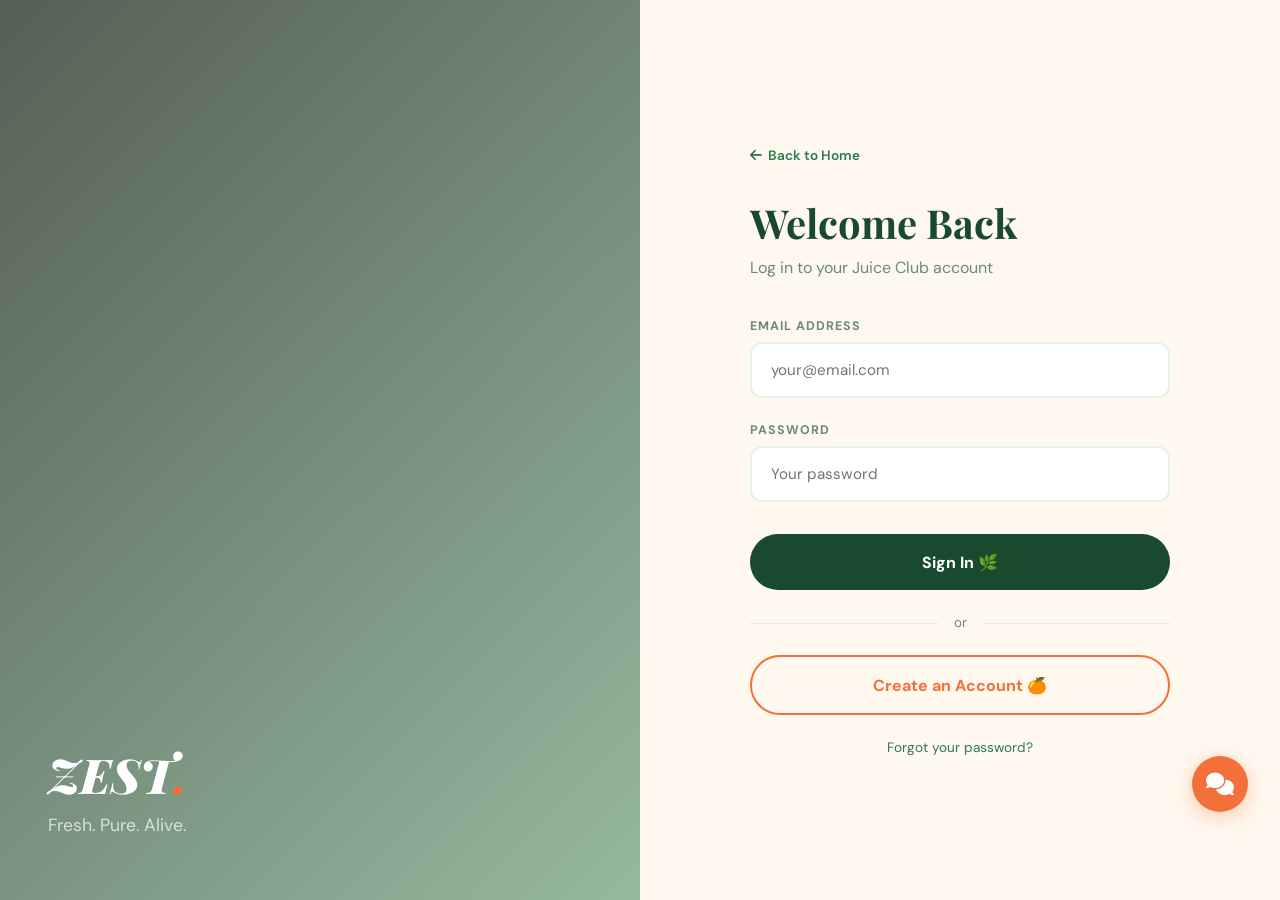
<file: files (1)/login.html>
<!DOCTYPE html>
<html lang="en">
<head>
    <meta charset="UTF-8">
    <meta name="viewport" content="width=device-width, initial-scale=1.0">
    <title>Login - ZEST Juice Bar</title>
    <link href="https://fonts.googleapis.com/css2?family=Playfair+Display:ital,wght@0,400;0,700;0,900;1,400&family=DM+Sans:wght@300;400;500;600&display=swap" rel="stylesheet">
    <link rel="stylesheet" href="https://cdnjs.cloudflare.com/ajax/libs/font-awesome/6.4.0/css/all.min.css">
    <link rel="stylesheet" href="common.css">
    <style>
        body { min-height: 100vh; display: grid; grid-template-columns: 1fr 1fr; }
        .login-visual {
            background: url('https://images.unsplash.com/photo-1622597467836-f3285f2131b8?w=900&q=80') center/cover;
            position: relative;
        }
        .login-visual::after {
            content: '';
            position: absolute;
            inset: 0;
            background: linear-gradient(135deg, rgba(13,31,20,0.7), rgba(45,122,79,0.5));
        }
        .visual-content {
            position: absolute;
            z-index: 10;
            bottom: 4rem;
            left: 3rem;
            right: 3rem;
            color: white;
        }
        .visual-logo { font-family: 'Playfair Display', serif; font-size: 3rem; font-weight: 900; font-style: italic; color: white; }
        .visual-logo span { color: var(--orange); }
        .visual-tagline { color: rgba(255,255,255,0.7); margin-top: 0.5rem; font-size: 1.1rem; }

        .login-panel {
            background: var(--cream);
            display: flex;
            align-items: center;
            justify-content: center;
            padding: 3rem 4rem;
        }
        .login-box { width: 100%; max-width: 420px; }
        .login-title { font-family: 'Playfair Display', serif; font-size: 2.5rem; color: var(--green-deep); margin-bottom: 0.5rem; }
        .login-sub { color: var(--text-muted); margin-bottom: 2.5rem; }

        .form-group { margin-bottom: 1.5rem; }
        .form-label { display: block; font-size: 0.78rem; font-weight: 700; letter-spacing: 1px; text-transform: uppercase; color: var(--text-muted); margin-bottom: 0.5rem; }
        .form-input { width: 100%; padding: 1rem 1.2rem; border: 2px solid rgba(76,175,118,0.15); border-radius: 12px; font-family: 'DM Sans', sans-serif; font-size: 0.95rem; background: white; color: var(--text-dark); transition: border-color 0.3s; }
        .form-input:focus { outline: none; border-color: var(--green-light); }

        .login-btn { width: 100%; padding: 1.1rem; background: var(--green-deep); color: white; border: none; border-radius: 50px; font-size: 1rem; font-weight: 700; cursor: pointer; transition: all 0.3s; font-family: 'DM Sans', sans-serif; margin-top: 0.5rem; }
        .login-btn:hover { background: var(--green-mid); transform: translateY(-2px); box-shadow: 0 12px 30px rgba(26,74,46,0.25); }

        .divider { text-align: center; color: var(--text-muted); font-size: 0.85rem; margin: 1.5rem 0; position: relative; }
        .divider::before { content: ''; position: absolute; top: 50%; left: 0; right: 0; height: 1px; background: rgba(76,175,118,0.15); }
        .divider span { background: var(--cream); padding: 0 1rem; position: relative; }

        .register-btn { width: 100%; padding: 1.1rem; background: transparent; border: 2px solid var(--orange); color: var(--orange); border-radius: 50px; font-size: 1rem; font-weight: 700; cursor: pointer; transition: all 0.3s; font-family: 'DM Sans', sans-serif; }
        .register-btn:hover { background: var(--orange); color: white; }

        .forgot { text-align: center; margin-top: 1.5rem; font-size: 0.85rem; color: var(--text-muted); }
        .forgot a { color: var(--green-mid); text-decoration: none; }

        @media (max-width: 768px) {
            body { grid-template-columns: 1fr; }
            .login-visual { display: none; }
            .login-panel { padding: 8rem 2rem 3rem; }
        }
    </style>
</head>
<body>
    <div class="login-visual">
        <div class="visual-content">
            <div class="visual-logo">ZEST<span>.</span></div>
            <p class="visual-tagline">Fresh. Pure. Alive.</p>
        </div>
    </div>

    <div class="login-panel">
        <div class="login-box">
            <a href="index.html" style="color: var(--green-mid); text-decoration: none; font-size: 0.85rem; font-weight: 600; display: inline-flex; align-items: center; gap: 0.4rem; margin-bottom: 2rem;">
                <i class="fas fa-arrow-left"></i> Back to Home
            </a>
            <h1 class="login-title">Welcome Back</h1>
            <p class="login-sub">Log in to your Juice Club account</p>

            <form onsubmit="handleLogin(event)">
                <div class="form-group">
                    <label class="form-label">Email Address</label>
                    <input type="email" class="form-input" id="loginEmail" placeholder="your@email.com" required>
                </div>
                <div class="form-group">
                    <label class="form-label">Password</label>
                    <input type="password" class="form-input" id="loginPassword" placeholder="Your password" required>
                </div>
                <button type="submit" class="login-btn">Sign In 🌿</button>
            </form>

            <div class="divider"><span>or</span></div>

            <button class="register-btn" onclick="handleRegister()">Create an Account 🍊</button>

            <p class="forgot"><a href="#">Forgot your password?</a></p>
        </div>
    </div>

    <script>
        function handleLogin(e) {
            e.preventDefault();
            const email = document.getElementById('loginEmail').value;
            const name = email.split('@')[0].charAt(0).toUpperCase() + email.split('@')[0].slice(1);
            localStorage.setItem('user', JSON.stringify({ name, email }));
            alert(`Welcome back, ${name}! 🌿`);
            window.location.href = 'index.html';
        }
        function handleRegister() {
            const name = prompt('What is your name?');
            if (name) {
                const email = prompt('What is your email?');
                if (email) {
                    localStorage.setItem('user', JSON.stringify({ name, email }));
                    alert(`Welcome to ZEST, ${name}! 🍊`);
                    window.location.href = 'index.html';
                }
            }
        }
    </script>
    <script src="common.js"></script>
</body>
</html>
</file>
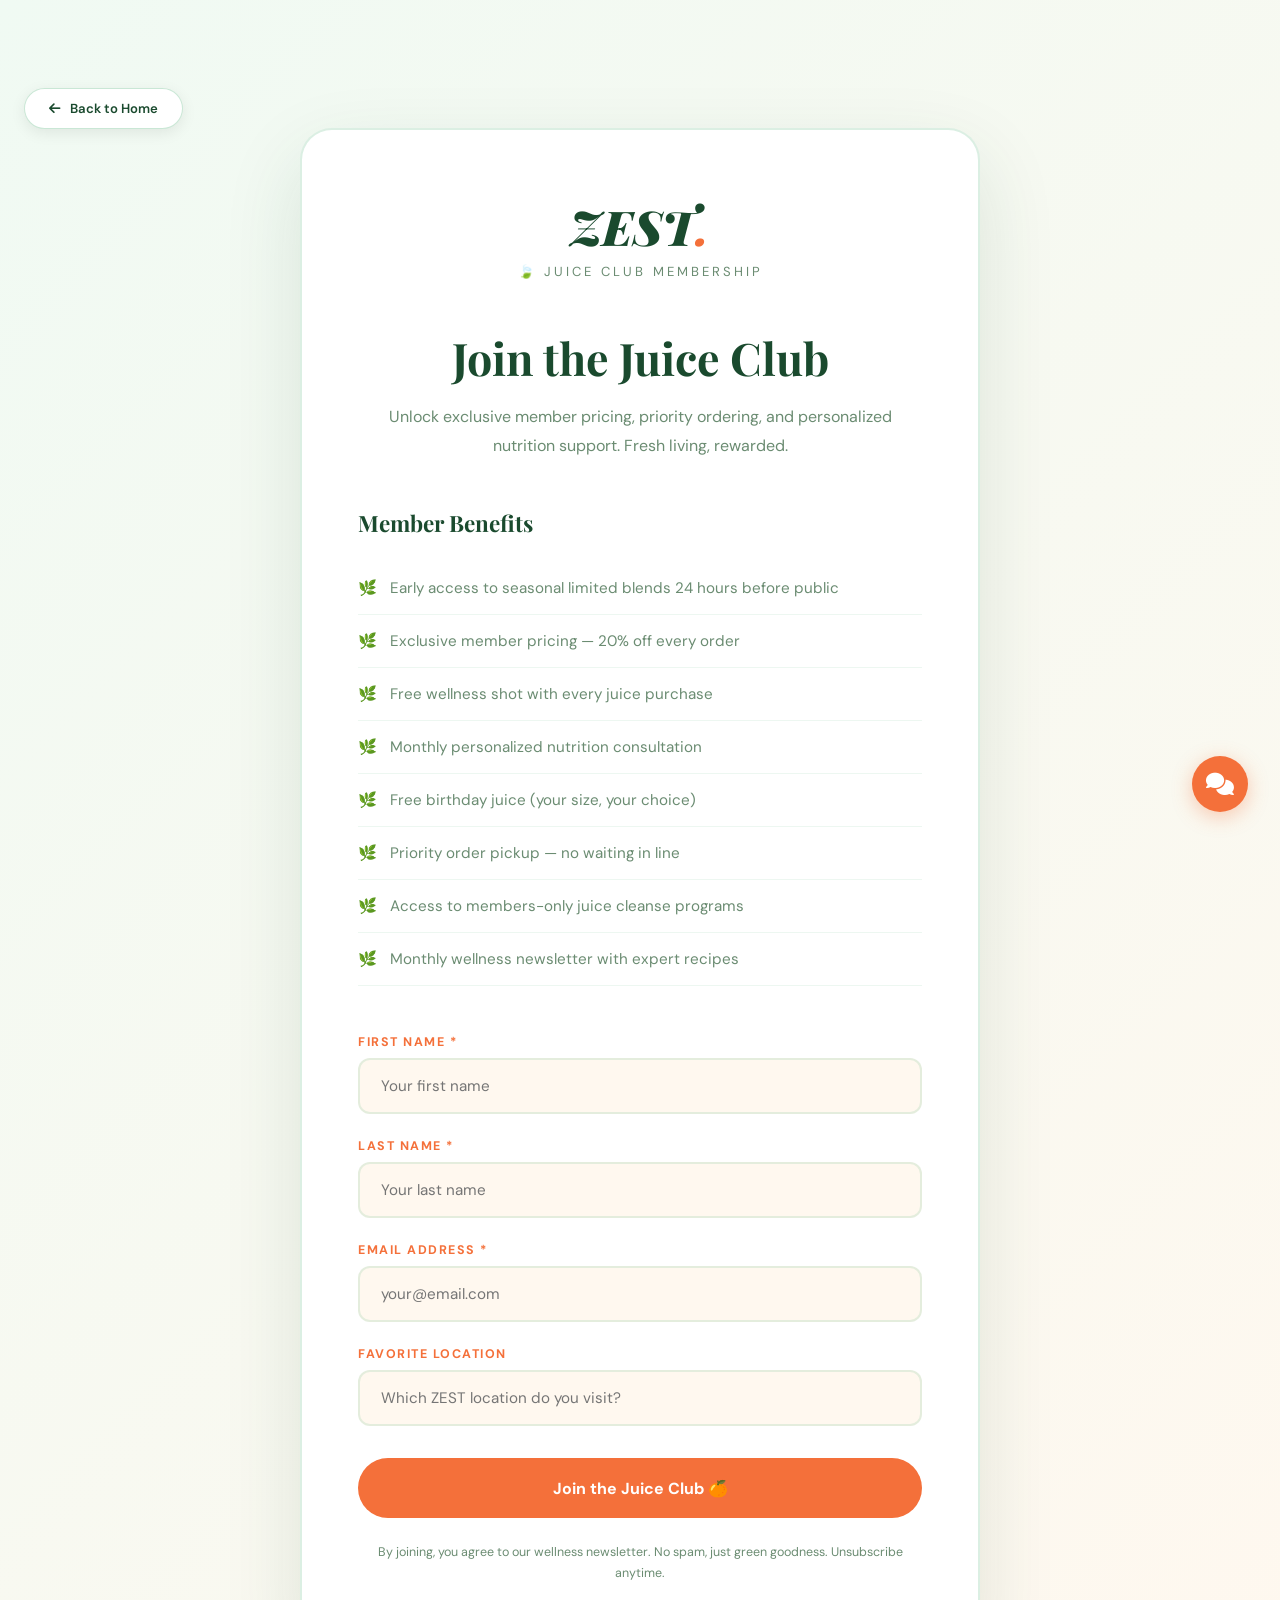
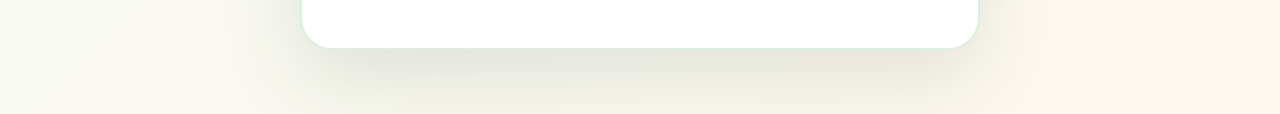
<file: files (1)/membership.html>
<!DOCTYPE html>
<html lang="en">
<head>
    <meta charset="UTF-8">
    <meta name="viewport" content="width=device-width, initial-scale=1.0">
    <title>Juice Club - ZEST Juice Bar</title>
    <link href="https://fonts.googleapis.com/css2?family=Playfair+Display:ital,wght@0,400;0,700;0,900;1,400&family=DM+Sans:wght@300;400;500;600&display=swap" rel="stylesheet">
    <link rel="stylesheet" href="https://cdnjs.cloudflare.com/ajax/libs/font-awesome/6.4.0/css/all.min.css">
    <link rel="stylesheet" href="common.css">
    <style>
        body { min-height: 100vh; display: flex; align-items: center; justify-content: center; padding: 8rem 2rem 4rem; background: linear-gradient(135deg, #f0faf3, var(--cream)); }
        .vip-wrap { max-width: 680px; width: 100%; background: white; border-radius: 32px; padding: 4rem 3.5rem; border: 2px solid rgba(76,175,118,0.2); box-shadow: 0 30px 80px rgba(26,74,46,0.12); }
        .vip-logo { font-family: 'Playfair Display', serif; font-size: 3rem; font-weight: 900; font-style: italic; color: var(--green-deep); text-align: center; margin-bottom: 0.3rem; }
        .vip-logo span { color: var(--orange); }
        .vip-sub { text-align: center; font-size: 0.82rem; letter-spacing: 3px; color: var(--text-muted); text-transform: uppercase; margin-bottom: 3rem; }
        .vip-title { font-family: 'Playfair Display', serif; font-size: 2.8rem; text-align: center; color: var(--green-deep); margin-bottom: 1rem; }
        .vip-desc { text-align: center; color: var(--text-muted); line-height: 1.8; margin-bottom: 3rem; }
        .benefits-title { font-family: 'Playfair Display', serif; font-size: 1.4rem; color: var(--green-deep); margin-bottom: 1.5rem; }
        .benefits-list { list-style: none; margin-bottom: 3rem; }
        .benefits-list li { padding: 1rem 0; border-bottom: 1px solid rgba(76,175,118,0.1); color: var(--text-muted); display: flex; align-items: flex-start; gap: 0.8rem; font-size: 0.95rem; }
        .benefits-list li::before { content: '🌿'; flex-shrink: 0; }
        .form-group { margin-bottom: 1.5rem; }
        .form-label { display: block; font-size: 0.78rem; font-weight: 700; letter-spacing: 1.5px; text-transform: uppercase; color: var(--orange); margin-bottom: 0.5rem; }
        .form-input { width: 100%; padding: 1rem 1.3rem; border: 2px solid rgba(76,175,118,0.15); border-radius: 12px; font-family: 'DM Sans', sans-serif; font-size: 0.95rem; color: var(--text-dark); background: var(--cream); transition: border-color 0.3s; }
        .form-input:focus { outline: none; border-color: var(--green-light); background: white; }
        .submit-btn { width: 100%; padding: 1.2rem; background: var(--orange); color: white; border: none; border-radius: 50px; font-size: 1rem; font-weight: 700; cursor: pointer; margin-top: 0.5rem; transition: all 0.3s; font-family: 'DM Sans', sans-serif; }
        .submit-btn:hover { background: #E05828; transform: translateY(-3px); box-shadow: 0 15px 35px rgba(244,112,58,0.3); }
        .privacy { text-align: center; font-size: 0.78rem; color: var(--text-muted); margin-top: 1.5rem; line-height: 1.7; }
    </style>
</head>
<body>
    <a href="index.html" class="back-to-home"><i class="fas fa-arrow-left"></i> Back to Home</a>

    <div class="vip-wrap">
        <div class="vip-logo">ZEST<span>.</span></div>
        <div class="vip-sub">🍃 Juice Club Membership</div>
        <h1 class="vip-title">Join the Juice Club</h1>
        <p class="vip-desc">Unlock exclusive member pricing, priority ordering, and personalized nutrition support. Fresh living, rewarded.</p>

        <h3 class="benefits-title">Member Benefits</h3>
        <ul class="benefits-list">
            <li>Early access to seasonal limited blends 24 hours before public</li>
            <li>Exclusive member pricing — 20% off every order</li>
            <li>Free wellness shot with every juice purchase</li>
            <li>Monthly personalized nutrition consultation</li>
            <li>Free birthday juice (your size, your choice)</li>
            <li>Priority order pickup — no waiting in line</li>
            <li>Access to members-only juice cleanse programs</li>
            <li>Monthly wellness newsletter with expert recipes</li>
        </ul>

        <form onsubmit="event.preventDefault(); alert('Welcome to the ZEST Juice Club! 🌿 Check your email for your welcome gift.'); this.reset();">
            <div class="form-group">
                <label class="form-label">First Name *</label>
                <input type="text" class="form-input" placeholder="Your first name" required>
            </div>
            <div class="form-group">
                <label class="form-label">Last Name *</label>
                <input type="text" class="form-input" placeholder="Your last name" required>
            </div>
            <div class="form-group">
                <label class="form-label">Email Address *</label>
                <input type="email" class="form-input" placeholder="your@email.com" required>
            </div>
            <div class="form-group">
                <label class="form-label">Favorite Location</label>
                <input type="text" class="form-input" placeholder="Which ZEST location do you visit?">
            </div>
            <button type="submit" class="submit-btn">Join the Juice Club 🍊</button>
        </form>
        <p class="privacy">By joining, you agree to our wellness newsletter. No spam, just green goodness. Unsubscribe anytime.</p>
    </div>

    <style>
        .currency-selector { display: none; }
    </style>
    <script src="common.js"></script>
</body>
</html>
</file>
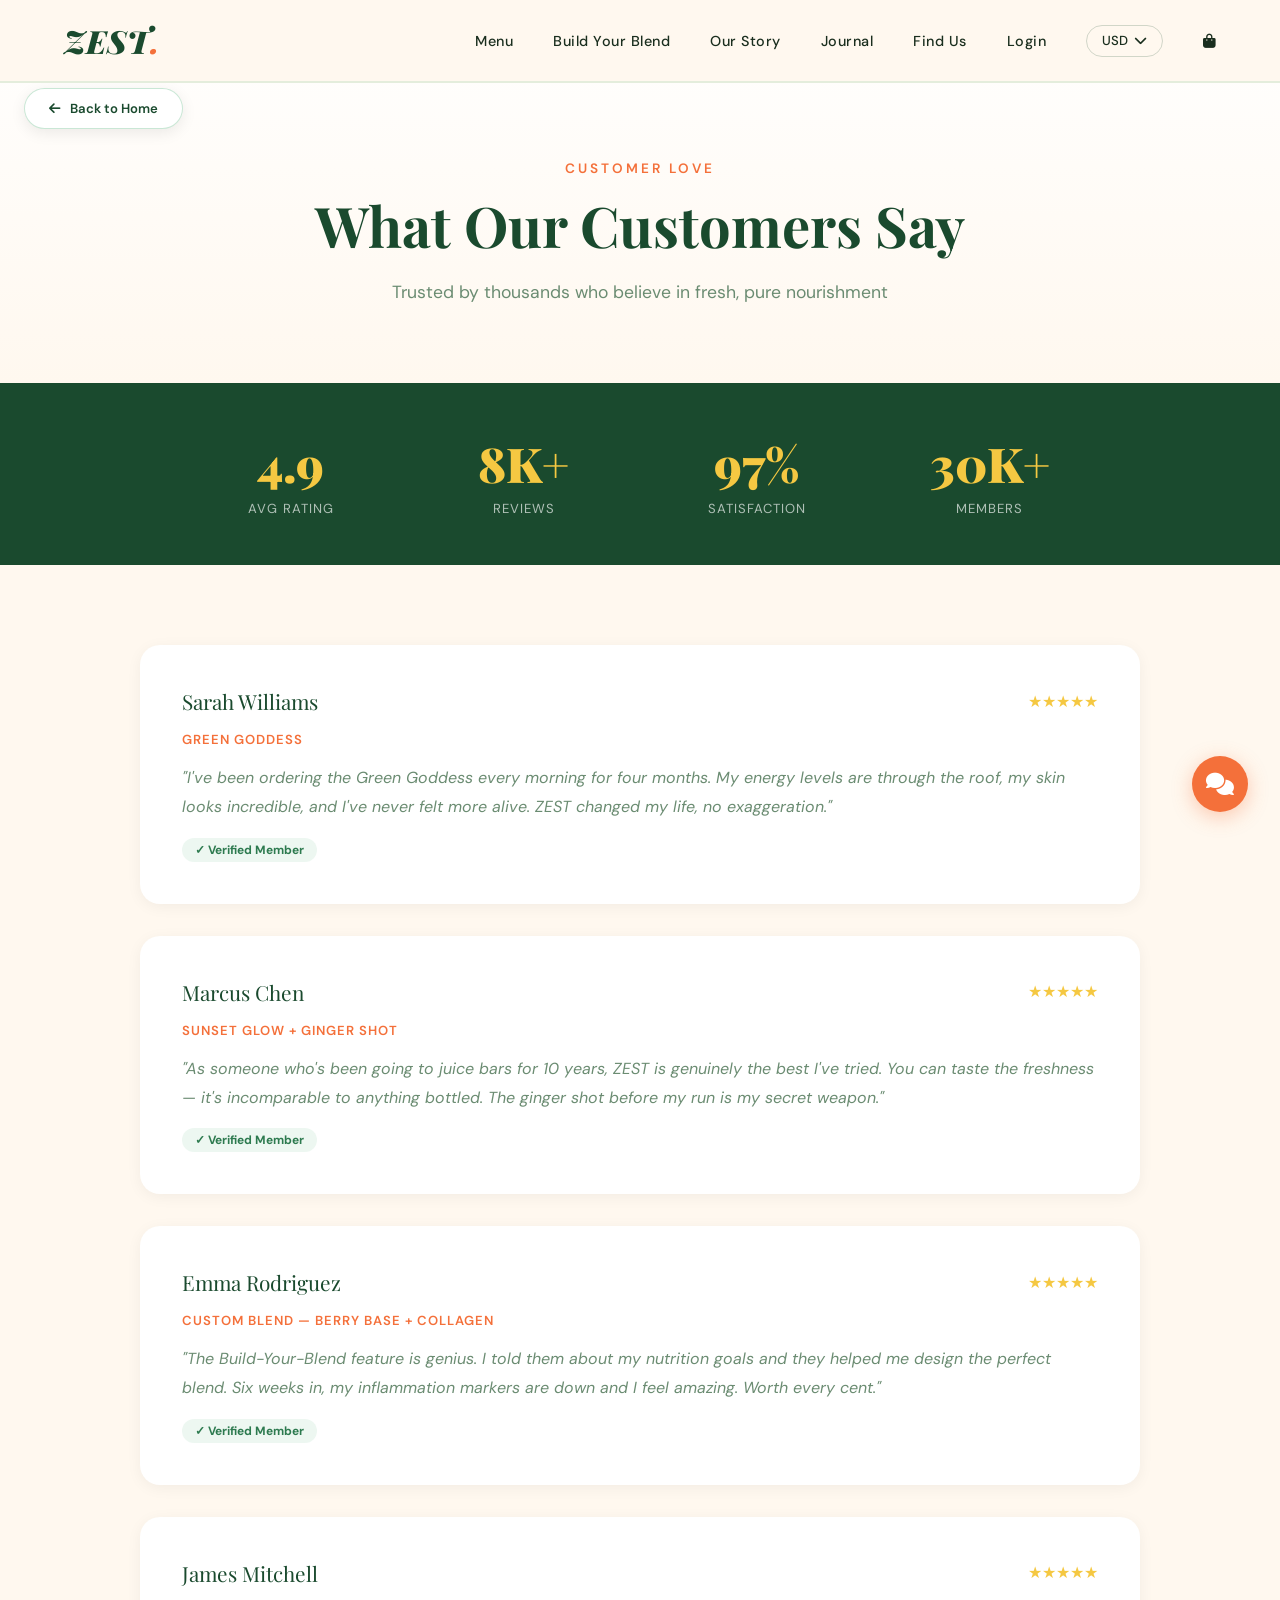
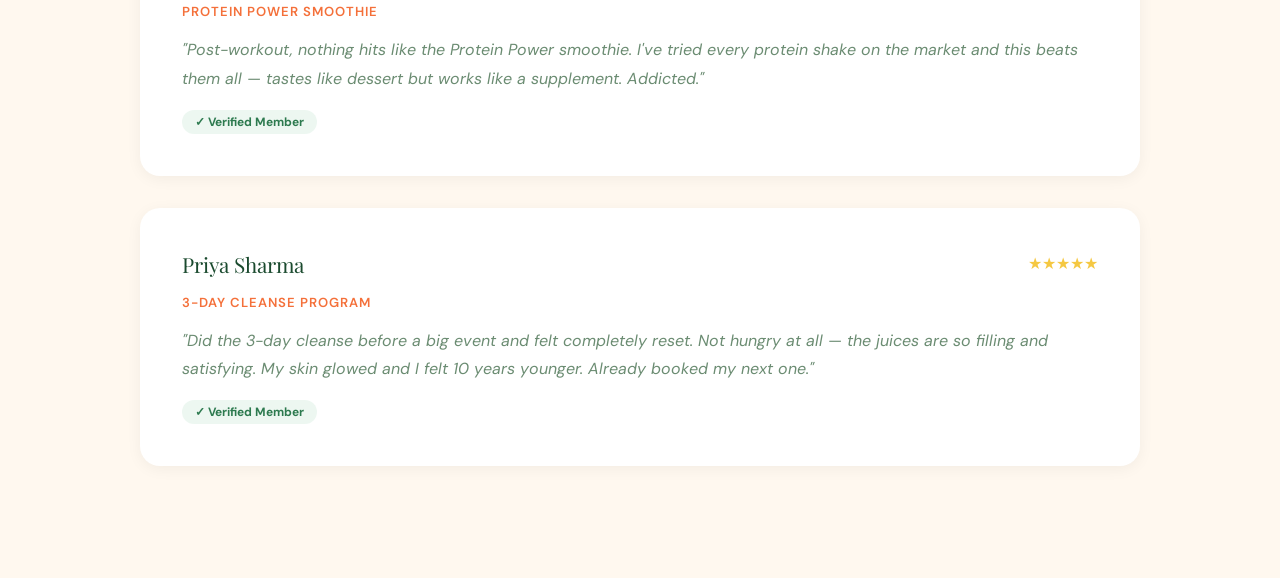
<file: files (1)/reviews.html>
<!DOCTYPE html>
<html lang="en">
<head>
    <meta charset="UTF-8">
    <meta name="viewport" content="width=device-width, initial-scale=1.0">
    <title>Reviews - ZEST Juice Bar</title>
    <link href="https://fonts.googleapis.com/css2?family=Playfair+Display:ital,wght@0,400;0,700;0,900;1,400&family=DM+Sans:wght@300;400;500;600&display=swap" rel="stylesheet">
    <link rel="stylesheet" href="https://cdnjs.cloudflare.com/ajax/libs/font-awesome/6.4.0/css/all.min.css">
    <link rel="stylesheet" href="common.css">
    <style>
        .reviews-hero {
            padding: 10rem 5% 5rem;
            text-align: center;
            background: linear-gradient(to bottom, #fff, var(--cream));
        }
        .stats-bar {
            background: var(--green-deep);
            padding: 3rem 5%;
        }
        .stats-inner {
            max-width: 900px;
            margin: 0 auto;
            display: grid;
            grid-template-columns: repeat(4, 1fr);
            text-align: center;
            gap: 2rem;
        }
        .stat-num { font-family: 'Playfair Display', serif; font-size: 3rem; font-weight: 900; color: var(--yellow); }
        .stat-lbl { font-size: 0.82rem; color: rgba(255,255,255,0.65); text-transform: uppercase; letter-spacing: 1px; margin-top: 0.3rem; }

        .reviews-section { padding: 5rem 5%; background: var(--cream); }
        .reviews-inner { max-width: 1000px; margin: 0 auto; }

        .review-card {
            background: white;
            border-radius: 20px;
            padding: 2.5rem;
            margin-bottom: 2rem;
            border: 2px solid transparent;
            transition: all 0.3s;
            box-shadow: 0 3px 15px rgba(0,0,0,0.05);
        }
        .review-card:hover { border-color: var(--green-light); transform: translateY(-5px); }
        .review-header { display: flex; justify-content: space-between; align-items: center; margin-bottom: 1rem; }
        .reviewer-name { font-family: 'Playfair Display', serif; font-size: 1.3rem; color: var(--green-deep); }
        .review-stars { color: var(--yellow); }
        .review-product { font-size: 0.82rem; color: var(--orange); font-weight: 600; margin-bottom: 1rem; letter-spacing: 1px; text-transform: uppercase; }
        .review-text { color: var(--text-muted); line-height: 1.8; font-style: italic; }
        .verified { display: inline-block; margin-top: 1rem; padding: 0.25rem 0.8rem; background: rgba(76,175,118,0.1); color: var(--green-mid); border-radius: 50px; font-size: 0.75rem; font-weight: 700; }

        @media (max-width: 768px) { .stats-inner { grid-template-columns: repeat(2, 1fr); } }
    </style>
</head>
<body>
    <a href="index.html" class="back-to-home"><i class="fas fa-arrow-left"></i> Back to Home</a>
    <nav>
        <div class="nav-container">
            <a href="index.html" class="logo">ZEST<span>.</span></a>
            <ul class="nav-links">
                <li><a href="menu.html">Menu</a></li>
                <li><a href="customize.html">Build Your Blend</a></li>
                <li><a href="about.html">Our Story</a></li>
                <li><a href="blog.html">Journal</a></li>
                <li><a href="contact.html">Find Us</a></li>
                <li><a href="login.html" id="loginLink">Login</a></li>
                <li class="currency-selector">
                    <button class="currency-btn" id="currencyBtn"><span>USD</span><i class="fas fa-chevron-down"></i></button>
                    <div class="currency-dropdown" id="currencyDropdown"></div>
                </li>
                <li><a href="#" class="cart-icon"><i class="fas fa-shopping-bag"></i><span class="cart-count" id="cart-count">0</span></a></li>
            </ul>
            <div class="mobile-menu-toggle" onclick="ZEST.toggleMobileMenu()"><span></span><span></span><span></span></div>
        </div>
    </nav>

    <section class="reviews-hero">
        <div class="section-label">Customer Love</div>
        <h1 class="section-title">What Our Customers Say</h1>
        <p style="color: var(--text-muted); font-size: 1.1rem;">Trusted by thousands who believe in fresh, pure nourishment</p>
    </section>

    <div class="stats-bar">
        <div class="stats-inner">
            <div><div class="stat-num">4.9</div><div class="stat-lbl">Avg Rating</div></div>
            <div><div class="stat-num">8K+</div><div class="stat-lbl">Reviews</div></div>
            <div><div class="stat-num">97%</div><div class="stat-lbl">Satisfaction</div></div>
            <div><div class="stat-num">30K+</div><div class="stat-lbl">Members</div></div>
        </div>
    </div>

    <section class="reviews-section">
        <div class="reviews-inner">
            <div class="review-card">
                <div class="review-header"><div class="reviewer-name">Sarah Williams</div><div class="review-stars">★★★★★</div></div>
                <div class="review-product">Green Goddess</div>
                <p class="review-text">"I've been ordering the Green Goddess every morning for four months. My energy levels are through the roof, my skin looks incredible, and I've never felt more alive. ZEST changed my life, no exaggeration."</p>
                <span class="verified">✓ Verified Member</span>
            </div>
            <div class="review-card">
                <div class="review-header"><div class="reviewer-name">Marcus Chen</div><div class="review-stars">★★★★★</div></div>
                <div class="review-product">Sunset Glow + Ginger Shot</div>
                <p class="review-text">"As someone who's been going to juice bars for 10 years, ZEST is genuinely the best I've tried. You can taste the freshness — it's incomparable to anything bottled. The ginger shot before my run is my secret weapon."</p>
                <span class="verified">✓ Verified Member</span>
            </div>
            <div class="review-card">
                <div class="review-header"><div class="reviewer-name">Emma Rodriguez</div><div class="review-stars">★★★★★</div></div>
                <div class="review-product">Custom Blend — Berry Base + Collagen</div>
                <p class="review-text">"The Build-Your-Blend feature is genius. I told them about my nutrition goals and they helped me design the perfect blend. Six weeks in, my inflammation markers are down and I feel amazing. Worth every cent."</p>
                <span class="verified">✓ Verified Member</span>
            </div>
            <div class="review-card">
                <div class="review-header"><div class="reviewer-name">James Mitchell</div><div class="review-stars">★★★★★</div></div>
                <div class="review-product">Protein Power Smoothie</div>
                <p class="review-text">"Post-workout, nothing hits like the Protein Power smoothie. I've tried every protein shake on the market and this beats them all — tastes like dessert but works like a supplement. Addicted."</p>
                <span class="verified">✓ Verified Member</span>
            </div>
            <div class="review-card">
                <div class="review-header"><div class="reviewer-name">Priya Sharma</div><div class="review-stars">★★★★★</div></div>
                <div class="review-product">3-Day Cleanse Program</div>
                <p class="review-text">"Did the 3-day cleanse before a big event and felt completely reset. Not hungry at all — the juices are so filling and satisfying. My skin glowed and I felt 10 years younger. Already booked my next one."</p>
                <span class="verified">✓ Verified Member</span>
            </div>
        </div>
    </section>
    <style>
        .currency-selector { position: relative; }
        .currency-btn { background: transparent; border: 1.5px solid rgba(26,74,46,0.2); color: var(--text-dark); padding: 0.4rem 0.9rem; cursor: pointer; font-size: 0.82rem; font-weight: 500; border-radius: 50px; display: flex; align-items: center; gap: 0.4rem; transition: all 0.3s; font-family: 'DM Sans', sans-serif; }
        .currency-btn:hover { border-color: var(--green-mid); }
        .currency-dropdown { position: absolute; top: 100%; right: 0; margin-top: 0.5rem; background: white; border: 1px solid rgba(76,175,118,0.15); border-radius: 12px; min-width: 160px; display: none; box-shadow: 0 10px 30px rgba(0,0,0,0.1); overflow: hidden; }
        .currency-dropdown.active { display: block; }
        .currency-option { padding: 0.7rem 1rem; cursor: pointer; font-size: 0.85rem; color: var(--text-dark); transition: background 0.2s; }
        .currency-option:hover { background: var(--cream); }
    </style>
    <script src="common.js"></script>
</body>
</html>
</file>
<file: files (1)/common.css>
/* ZEST Juice Bar - Common Styles */

@import url('https://fonts.googleapis.com/css2?family=Playfair+Display:ital,wght@0,400;0,700;0,900;1,400&family=DM+Sans:wght@300;400;500;600&display=swap');

:root {
    --green-deep: #1A4A2E;
    --green-mid: #2D7A4F;
    --green-light: #4CAF76;
    --orange: #F4703A;
    --yellow: #F5C842;
    --pink: #E85D8A;
    --cream: #FFF8EF;
    --dark: #0D1F14;
    --text-dark: #1A2E1E;
    --text-muted: #6B8C72;
    --white: #FFFFFF;
}

* { margin: 0; padding: 0; box-sizing: border-box; }

body {
    font-family: 'DM Sans', sans-serif;
    background: var(--cream);
    color: var(--text-dark);
    overflow-x: hidden;
}

/* ===== NAV ===== */
nav {
    position: fixed;
    top: 0;
    width: 100%;
    padding: 1.2rem 5%;
    background: rgba(255, 248, 239, 0.96);
    backdrop-filter: blur(12px);
    z-index: 1000;
    border-bottom: 2px solid rgba(76, 175, 118, 0.15);
    transition: all 0.3s ease;
}

.nav-container {
    display: flex;
    justify-content: space-between;
    align-items: center;
    max-width: 1400px;
    margin: 0 auto;
}

.logo {
    font-family: 'Playfair Display', serif;
    font-size: 2rem;
    font-weight: 900;
    font-style: italic;
    color: var(--green-deep);
    text-decoration: none;
    letter-spacing: 1px;
    transition: all 0.3s ease;
}

.logo span { color: var(--orange); }

.logo:hover { color: var(--green-mid); }

.nav-links {
    display: flex;
    gap: 2.5rem;
    list-style: none;
    align-items: center;
}

.nav-links a {
    color: var(--text-dark);
    text-decoration: none;
    font-size: 0.9rem;
    font-weight: 500;
    letter-spacing: 0.5px;
    transition: all 0.3s ease;
    position: relative;
}

.nav-links a::after {
    content: '';
    position: absolute;
    bottom: -4px;
    left: 0;
    width: 0;
    height: 2px;
    background: var(--orange);
    border-radius: 2px;
    transition: width 0.3s ease;
}

.nav-links a:hover { color: var(--green-deep); }
.nav-links a:hover::after { width: 100%; }

/* Cart Icon */
.cart-icon {
    position: relative;
    color: var(--green-deep);
    font-size: 1.2rem;
    text-decoration: none;
}

.cart-count {
    position: absolute;
    top: -8px;
    right: -8px;
    background: var(--orange);
    color: white;
    font-size: 0.7rem;
    padding: 2px 6px;
    border-radius: 50%;
    font-weight: 700;
    display: none;
}

/* Mobile Menu */
.mobile-menu-toggle {
    display: none;
    flex-direction: column;
    gap: 5px;
    cursor: pointer;
    z-index: 1001;
}

.mobile-menu-toggle span {
    width: 28px;
    height: 2px;
    background: var(--green-deep);
    border-radius: 2px;
    transition: all 0.3s ease;
}

.mobile-menu-toggle.active span:nth-child(1) { transform: rotate(45deg) translate(7px, 7px); }
.mobile-menu-toggle.active span:nth-child(2) { opacity: 0; }
.mobile-menu-toggle.active span:nth-child(3) { transform: rotate(-45deg) translate(6px, -6px); }

/* ===== BUTTONS ===== */
.btn-primary {
    padding: 1rem 2.5rem;
    background: var(--orange);
    color: white;
    text-decoration: none;
    font-size: 0.95rem;
    font-weight: 600;
    letter-spacing: 0.5px;
    border-radius: 50px;
    display: inline-block;
    transition: all 0.3s ease;
    border: 2px solid var(--orange);
    cursor: pointer;
}

.btn-primary:hover {
    background: #E05828;
    border-color: #E05828;
    transform: translateY(-3px);
    box-shadow: 0 15px 35px rgba(244, 112, 58, 0.35);
}

.btn-secondary {
    padding: 1rem 2.5rem;
    background: transparent;
    border: 2px solid var(--green-deep);
    color: var(--green-deep);
    text-decoration: none;
    font-size: 0.95rem;
    font-weight: 600;
    border-radius: 50px;
    display: inline-block;
    transition: all 0.3s ease;
    cursor: pointer;
}

.btn-secondary:hover {
    background: var(--green-deep);
    color: white;
    transform: translateY(-3px);
}

.btn-white {
    padding: 1rem 2.5rem;
    background: white;
    border: 2px solid white;
    color: var(--green-deep);
    text-decoration: none;
    font-size: 0.95rem;
    font-weight: 600;
    border-radius: 50px;
    display: inline-block;
    transition: all 0.3s ease;
    cursor: pointer;
}

.btn-white:hover {
    background: transparent;
    color: white;
    transform: translateY(-3px);
}

/* ===== SECTION TITLES ===== */
.section-label {
    font-size: 0.85rem;
    font-weight: 600;
    letter-spacing: 3px;
    color: var(--orange);
    text-transform: uppercase;
    margin-bottom: 1rem;
}

.section-title {
    font-family: 'Playfair Display', serif;
    font-size: 3.5rem;
    font-weight: 700;
    color: var(--green-deep);
    line-height: 1.15;
    margin-bottom: 1.5rem;
}

.section-subtitle {
    font-size: 1.1rem;
    color: var(--text-muted);
    line-height: 1.8;
    max-width: 650px;
}

/* ===== SCROLL REVEAL ===== */
.reveal {
    opacity: 0;
    transform: translateY(25px);
    transition: all 0.7s ease;
}

.reveal.active { opacity: 1; transform: translateY(0); }

/* ===== SCROLL TO TOP ===== */
.scroll-to-top {
    position: fixed;
    bottom: 2rem;
    right: 2rem;
    width: 48px;
    height: 48px;
    background: var(--green-deep);
    color: white;
    border: none;
    border-radius: 50%;
    cursor: pointer;
    display: flex;
    align-items: center;
    justify-content: center;
    font-size: 1rem;
    opacity: 0;
    visibility: hidden;
    transition: all 0.3s ease;
    z-index: 997;
    box-shadow: 0 4px 15px rgba(26,74,46,0.3);
}

.scroll-to-top.show { opacity: 1; visibility: visible; }
.scroll-to-top:hover { transform: translateY(-4px); background: var(--green-mid); }

/* ===== CHAT WIDGET ===== */
.chat-widget {
    position: fixed;
    bottom: 5.5rem;
    right: 2rem;
    width: 56px;
    height: 56px;
    background: var(--orange);
    color: white;
    border: none;
    border-radius: 50%;
    cursor: pointer;
    display: flex;
    align-items: center;
    justify-content: center;
    font-size: 1.4rem;
    transition: all 0.3s ease;
    z-index: 997;
    box-shadow: 0 5px 20px rgba(244,112,58,0.35);
    animation: pulse 2s infinite;
}

@keyframes pulse {
    0%, 100% { box-shadow: 0 5px 20px rgba(244,112,58,0.35); }
    50% { box-shadow: 0 5px 30px rgba(244,112,58,0.6); }
}

.chat-widget:hover { transform: scale(1.1); }

/* ===== COOKIE BANNER ===== */
.cookie-banner {
    position: fixed;
    bottom: 0;
    left: 0;
    right: 0;
    background: var(--green-deep);
    padding: 1.2rem 2rem;
    display: flex;
    justify-content: space-between;
    align-items: center;
    gap: 2rem;
    z-index: 996;
    animation: slideInUp 0.5s ease-out;
}

@keyframes slideInUp {
    from { transform: translateY(100%); }
    to { transform: translateY(0); }
}

.cookie-banner p { color: rgba(255,255,255,0.85); font-size: 0.9rem; }

.cookie-banner button {
    padding: 0.6rem 1.8rem;
    background: var(--orange);
    color: white;
    border: none;
    border-radius: 50px;
    cursor: pointer;
    font-weight: 600;
    font-size: 0.9rem;
    white-space: nowrap;
    transition: all 0.3s ease;
}

.cookie-banner button:hover { background: #E05828; }

/* ===== NOTIFICATION ===== */
.notification {
    position: fixed;
    top: 90px;
    right: 2rem;
    background: var(--green-deep);
    color: white;
    padding: 1rem 1.5rem;
    border-radius: 12px;
    display: flex;
    align-items: center;
    gap: 0.8rem;
    z-index: 1001;
    transform: translateX(400px);
    transition: transform 0.3s ease;
    box-shadow: 0 10px 30px rgba(26,74,46,0.25);
}

.notification.show { transform: translateX(0); }
.notification i { color: var(--yellow); font-size: 1.1rem; }

/* ===== BACK TO HOME ===== */
.back-to-home {
    position: fixed;
    top: 5.5rem;
    left: 1.5rem;
    padding: 0.7rem 1.5rem;
    background: white;
    border: 1.5px solid rgba(76,175,118,0.3);
    color: var(--green-deep);
    text-decoration: none;
    font-size: 0.82rem;
    font-weight: 600;
    border-radius: 50px;
    transition: all 0.3s ease;
    z-index: 998;
    display: flex;
    align-items: center;
    gap: 0.6rem;
    box-shadow: 0 4px 15px rgba(0,0,0,0.08);
}

.back-to-home:hover {
    background: var(--green-deep);
    color: white;
    border-color: var(--green-deep);
}

/* ===== FOOTER ===== */
footer {
    background: var(--dark);
    color: white;
    padding: 5rem 5% 2rem;
}

.footer-content {
    max-width: 1400px;
    margin: 0 auto;
    display: grid;
    grid-template-columns: 2fr 1fr 1fr 1fr;
    gap: 4rem;
    padding-bottom: 3rem;
    border-bottom: 1px solid rgba(255,255,255,0.1);
}

.footer-brand {
    font-family: 'Playfair Display', serif;
    font-size: 2.2rem;
    font-weight: 900;
    font-style: italic;
    color: white;
    margin-bottom: 1rem;
}

.footer-brand span { color: var(--orange); }

.footer-description {
    color: rgba(255,255,255,0.55);
    line-height: 1.8;
    font-size: 0.95rem;
    margin-bottom: 2rem;
}

.social-links { display: flex; gap: 1rem; }

.social-links a {
    width: 38px;
    height: 38px;
    background: rgba(255,255,255,0.08);
    border-radius: 50%;
    display: flex;
    align-items: center;
    justify-content: center;
    color: white;
    text-decoration: none;
    transition: all 0.3s ease;
    font-size: 0.9rem;
}

.social-links a:hover { background: var(--orange); transform: translateY(-3px); }

.footer-column h4 {
    font-size: 0.85rem;
    font-weight: 700;
    letter-spacing: 2px;
    text-transform: uppercase;
    color: var(--orange);
    margin-bottom: 1.5rem;
}

.footer-links { list-style: none; }

.footer-links li { margin-bottom: 0.8rem; }

.footer-links a {
    color: rgba(255,255,255,0.55);
    text-decoration: none;
    font-size: 0.9rem;
    transition: color 0.3s ease;
}

.footer-links a:hover { color: white; }

.footer-bottom {
    max-width: 1400px;
    margin: 2rem auto 0;
    text-align: center;
    color: rgba(255,255,255,0.35);
    font-size: 0.85rem;
}

/* ===== RESPONSIVE ===== */
@media (max-width: 968px) {
    .nav-links {
        position: fixed;
        top: 0;
        right: -100%;
        width: 70%;
        height: 100vh;
        background: var(--cream);
        flex-direction: column;
        padding: 6rem 2rem 2rem;
        gap: 1.5rem;
        transition: right 0.3s ease;
        border-left: 1px solid rgba(76,175,118,0.15);
        box-shadow: -10px 0 40px rgba(0,0,0,0.1);
    }
    .nav-links.active { right: 0; }
    .mobile-menu-toggle { display: flex; }
    .section-title { font-size: 2.5rem; }
    .footer-content { grid-template-columns: 1fr 1fr; gap: 2rem; }
    .cookie-banner { flex-direction: column; text-align: center; }
}

@media (max-width: 480px) {
    .logo { font-size: 1.6rem; }
    .section-title { font-size: 2rem; }
    .footer-content { grid-template-columns: 1fr; }
    .back-to-home { top: 4.5rem; left: 1rem; }
}

a:focus, button:focus, input:focus, textarea:focus {
    outline: 2px solid var(--orange);
    outline-offset: 2px;
}

@media print {
    .scroll-to-top, .chat-widget, .cookie-banner, nav { display: none !important; }
}
</file>
